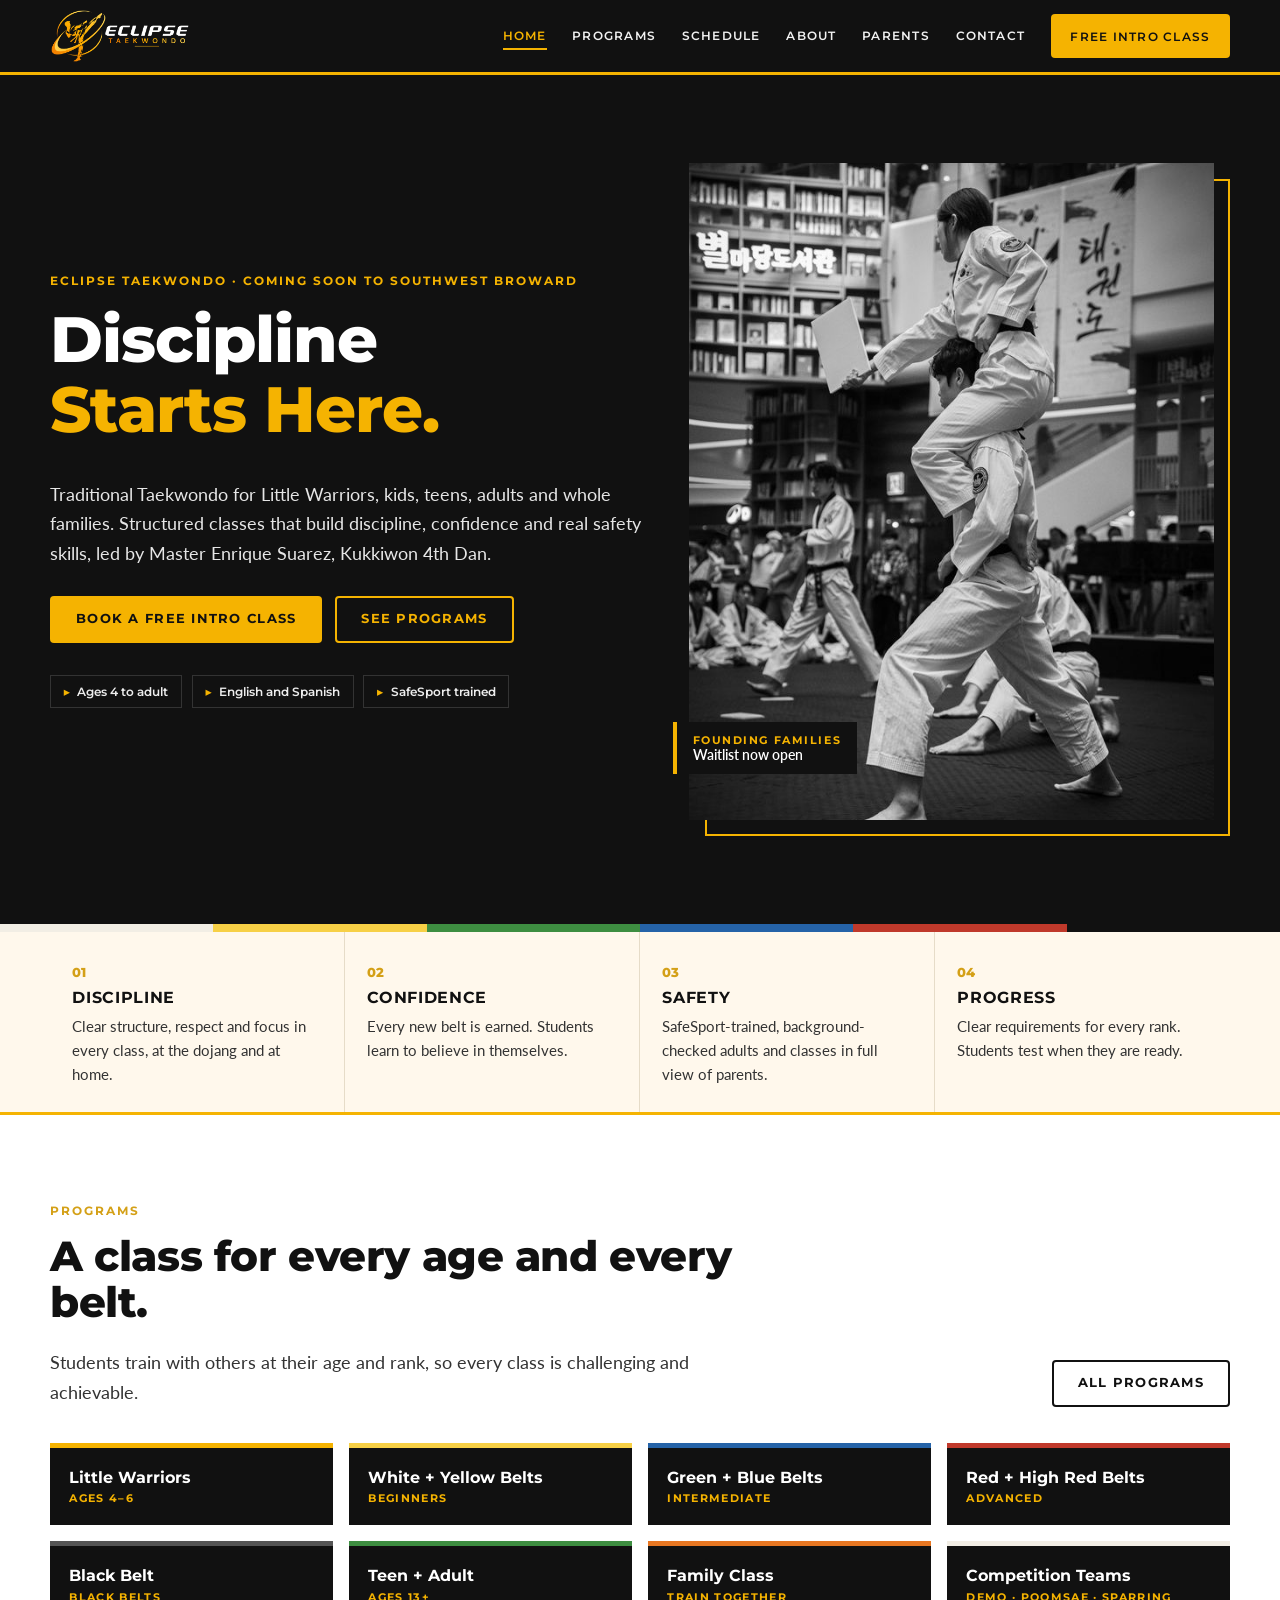
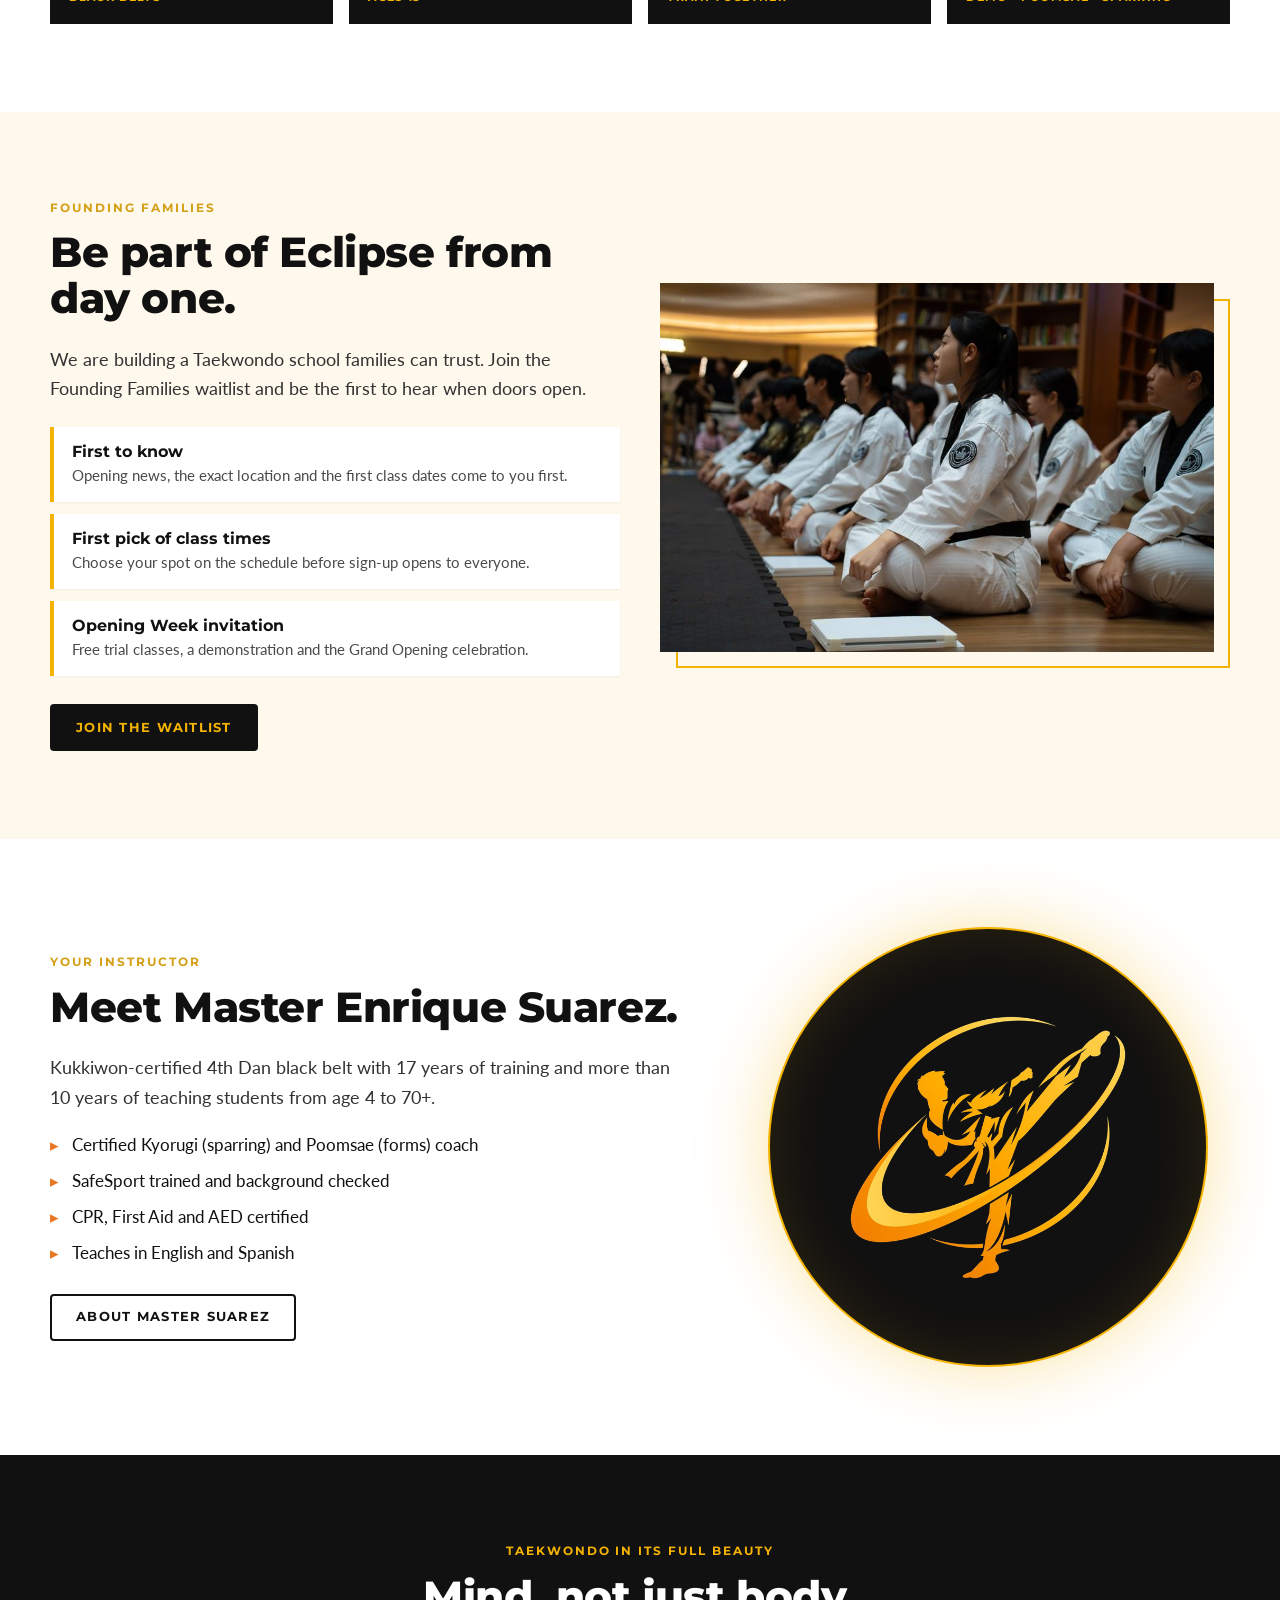
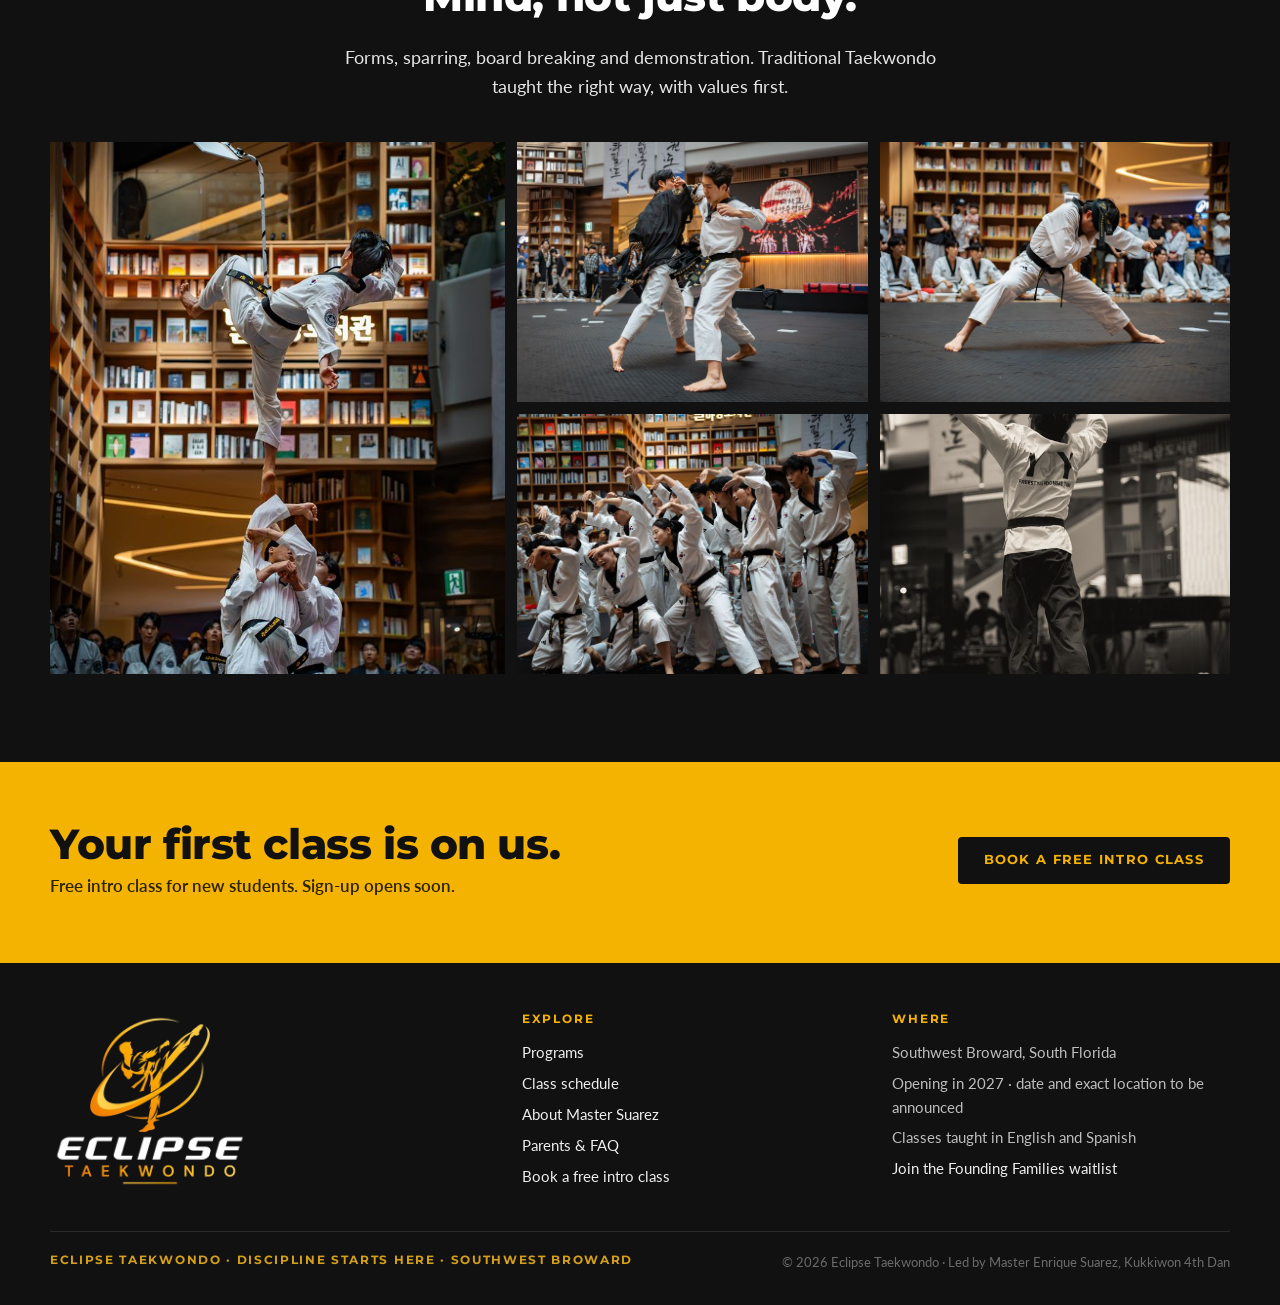
<file: index.html>
<!doctype html>
<html lang="en">
<head>
  <meta charset="utf-8">
  <meta name="viewport" content="width=device-width, initial-scale=1">
  <title>Eclipse Taekwondo | Discipline Starts Here | Southwest Broward</title>
  <meta name="description" content="Traditional Taekwondo for kids, teens, adults and families in Southwest Broward, led by Master Enrique Suarez, Kukkiwon 4th Dan. Book a free intro class.">
  <meta name="theme-color" content="#111111">
  <meta property="og:title" content="Eclipse Taekwondo | Discipline Starts Here | Southwest Broward">
  <meta property="og:description" content="Traditional Taekwondo for kids, teens, adults and families in Southwest Broward, led by Master Enrique Suarez, Kukkiwon 4th Dan. Book a free intro class.">
  <meta property="og:type" content="website">
  <meta property="og:image" content="assets/og-image.jpg">
  <link rel="icon" href="assets/favicon-64.png" type="image/png">
  <link rel="apple-touch-icon" href="assets/apple-touch-icon.png">
  <link rel="preconnect" href="https://fonts.googleapis.com">
  <link rel="preconnect" href="https://fonts.gstatic.com" crossorigin>
  <link rel="stylesheet" href="https://fonts.googleapis.com/css2?family=Lato:ital,wght%400,400;0,700;1,400&family=Montserrat:wght%40600;700;800&display=swap">
  <link rel="stylesheet" href="css/styles.css">
</head>
<body>
  <a class="skip" href="#main">Skip to content</a>
  <header class="site-header">
    <div class="wrap header-inner">
      <a class="brand" href="index.html" aria-label="Eclipse Taekwondo home"><img src="assets/logo-h-k.png" alt="Eclipse Taekwondo" width="520" height="201"></a>
      <button class="menu-toggle" type="button" aria-expanded="false" aria-controls="site-nav" aria-label="Open menu"><span></span></button>
      <nav class="nav" id="site-nav" aria-label="Main">
          <a href="index.html" aria-current="page">Home</a>
          <a href="programs.html">Programs</a>
          <a href="schedule.html">Schedule</a>
          <a href="about.html">About</a>
          <a href="parents.html">Parents</a>
          <a href="contact.html">Contact</a>
          <a class="btn btn-gold" href="contact.html">Free intro class</a>
      </nav>
    </div>
  </header>

  <main id="main">
    <section class="hero on-dark">
      <div class="wrap hero-inner">
        <div>
          <p class="kicker">Eclipse Taekwondo &middot; Coming soon to Southwest Broward</p>
          <h1>Discipline<span class="gold">Starts Here.</span></h1>
          <p class="lede">Traditional Taekwondo for Little Warriors, kids, teens, adults and whole families. Structured classes that build discipline, confidence and real safety skills, led by Master Enrique Suarez, Kukkiwon 4th Dan.</p>
          <div class="actions">
            <a class="btn btn-gold" href="contact.html">Book a free intro class</a>
            <a class="btn btn-line" href="programs.html">See programs</a>
          </div>
          <ul class="chips">
            <li>Ages 4 to adult</li>
            <li>English and Spanish</li>
            <li>SafeSport trained</li>
          </ul>
        </div>
        <div class="hero-photo">
          <img src="assets/img/kick.jpg" srcset="assets/img/kick-600.jpg 600w, assets/img/kick.jpg 1000w" sizes="(min-width: 900px) 45vw, 100vw" width="1000" height="1500" alt="A Taekwondo athlete in a white uniform and black belt performs a high flying kick">
          <p class="hero-tag"><b>Founding Families</b>Waitlist now open</p>
        </div>
      </div>
      <div class="belt-bar" aria-hidden="true"><span></span><span></span><span></span><span></span><span></span><span></span></div>
    </section>

    <section class="pillars" aria-label="What students build">
      <div class="wrap grid g4">
        <div class="pillar"><span class="num">01</span><h3>Discipline</h3><p>Clear structure, respect and focus in every class, at the dojang and at home.</p></div>
        <div class="pillar"><span class="num">02</span><h3>Confidence</h3><p>Every new belt is earned. Students learn to believe in themselves.</p></div>
        <div class="pillar"><span class="num">03</span><h3>Safety</h3><p>SafeSport-trained, background-checked adults and classes in full view of parents.</p></div>
        <div class="pillar"><span class="num">04</span><h3>Progress</h3><p>Clear requirements for every rank. Students test when they are ready.</p></div>
      </div>
    </section>

    <section class="section">
      <div class="wrap">
        <div class="head-row">
          <div class="section-head">
            <p class="kicker">Programs</p>
            <h2>A class for every age and every belt.</h2>
            <p class="lede">Students train with others at their age and rank, so every class is challenging and achievable.</p>
          </div>
          <a class="btn btn-line-dark" href="programs.html">All programs</a>
        </div>
        <div class="tiles">
          <a class="tile t-gold" href="programs.html#little-warriors"><b>Little Warriors</b><small>Ages 4&ndash;6</small></a>
          <a class="tile t-yellow" href="programs.html#white-yellow"><b>White + Yellow Belts</b><small>Beginners</small></a>
          <a class="tile t-blue" href="programs.html#green-blue"><b>Green + Blue Belts</b><small>Intermediate</small></a>
          <a class="tile t-red" href="programs.html#red"><b>Red + High Red Belts</b><small>Advanced</small></a>
          <a class="tile t-black" href="programs.html#black-belt"><b>Black Belt</b><small>Black belts</small></a>
          <a class="tile t-green" href="programs.html#teen-adult"><b>Teen + Adult</b><small>Ages 13+</small></a>
          <a class="tile t-orange" href="programs.html#family"><b>Family Class</b><small>Train together</small></a>
          <a class="tile t-white" href="programs.html#teams"><b>Competition Teams</b><small>Demo &middot; Poomsae &middot; Sparring</small></a>
        </div>
      </div>
    </section>

    <section class="section section-cream">
      <div class="wrap split">
        <div>
          <p class="kicker">Founding Families</p>
          <h2>Be part of Eclipse from day one.</h2>
          <p class="lede">We are building a Taekwondo school families can trust. Join the Founding Families waitlist and be the first to hear when doors open.</p>
          <ul class="perks">
            <li><b>First to know</b><span>Opening news, the exact location and the first class dates come to you first.</span></li>
            <li><b>First pick of class times</b><span>Choose your spot on the schedule before sign-up opens to everyone.</span></li>
            <li><b>Opening Week invitation</b><span>Free trial classes, a demonstration and the Grand Opening celebration.</span></li>
          </ul>
          <div class="actions"><a class="btn btn-black" href="contact.html#waitlist">Join the waitlist</a></div>
        </div>
        <figure class="frame">
          <img src="assets/img/lineup.jpg" srcset="assets/img/lineup-800.jpg 800w, assets/img/lineup.jpg 1600w" sizes="(min-width: 900px) 50vw, 100vw" width="1600" height="1067" alt="Black belt Taekwondo athletes kneel in a line in a formal bow position" loading="lazy">
        </figure>
      </div>
    </section>

    <section class="section">
      <div class="wrap split wide-left">
        <div>
          <p class="kicker">Your instructor</p>
          <h2>Meet Master Enrique Suarez.</h2>
          <p class="lede">Kukkiwon-certified 4th Dan black belt with 17 years of training and more than 10 years of teaching students from age 4 to 70+.</p>
          <ul class="arrows">
            <li>Certified Kyorugi (sparring) and Poomsae (forms) coach</li>
            <li>SafeSport trained and background checked</li>
            <li>CPR, First Aid and AED certified</li>
            <li>Teaches in English and Spanish</li>
          </ul>
          <div class="actions"><a class="btn btn-line-dark" href="about.html">About Master Suarez</a></div>
        </div>
        <div class="glow-icon" style="background:#111"><img src="assets/icon-k.png" alt="" width="560" height="534" loading="lazy"></div>
      </div>
    </section>

    <section class="section section-black on-dark">
      <div class="wrap">
        <div class="section-head center">
          <p class="kicker">Taekwondo in its full beauty</p>
          <h2>Mind, not just body.</h2>
          <p class="lede">Forms, sparring, board breaking and demonstration. Traditional Taekwondo taught the right way, with values first.</p>
        </div>
        <div class="gallery">
          <figure><img src="assets/img/aerial.jpg" srcset="assets/img/aerial-600.jpg 600w, assets/img/aerial.jpg 1000w" sizes="(min-width: 900px) 40vw, 50vw" width="1000" height="1500" alt="Taekwondo athletes perform a stacked aerial kick during a demonstration" loading="lazy"></figure>
          <figure><img src="assets/img/sparring.jpg" srcset="assets/img/sparring-800.jpg 800w, assets/img/sparring.jpg 1600w" sizes="(min-width: 900px) 30vw, 50vw" width="1600" height="1067" alt="Two Taekwondo athletes demonstrate a kick and block in front of an audience" loading="lazy"></figure>
          <figure><img src="assets/img/stance.jpg" srcset="assets/img/stance-800.jpg 800w, assets/img/stance.jpg 1600w" sizes="(min-width: 900px) 30vw, 50vw" width="1600" height="1067" alt="A Taekwondo athlete holds a deep low stance during a demonstration" loading="lazy"></figure>
          <figure><img src="assets/img/group.jpg" srcset="assets/img/group-800.jpg 800w, assets/img/group.jpg 1600w" sizes="(min-width: 900px) 30vw, 50vw" width="1600" height="1067" alt="A Taekwondo team performs a synchronized demonstration" loading="lazy"></figure>
          <figure><img src="assets/img/jump.jpg" srcset="assets/img/jump-600.jpg 600w, assets/img/jump.jpg 1000w" sizes="(min-width: 900px) 30vw, 50vw" width="1000" height="1500" alt="A Taekwondo athlete leaps high during a demonstration" loading="lazy"></figure>
        </div>
      </div>
    </section>

    <section class="cta-band">
      <div class="wrap">
        <div>
          <h2>Your first class is on us.</h2>
          <p>Free intro class for new students. Sign-up opens soon.</p>
        </div>
        <a class="btn btn-black" href="contact.html">Book a free intro class</a>
      </div>
    </section>

  </main>

  <footer class="site-footer">
    <div class="wrap">
      <div class="footer-grid">
        <div>
          <img class="footer-logo" src="assets/logo-v-k.png" alt="Eclipse Taekwondo" width="420" height="378" loading="lazy">
        </div>
        <div>
          <h2>Explore</h2>
          <ul>
            <li><a href="programs.html">Programs</a></li>
            <li><a href="schedule.html">Class schedule</a></li>
            <li><a href="about.html">About Master Suarez</a></li>
            <li><a href="parents.html">Parents &amp; FAQ</a></li>
            <li><a href="contact.html">Book a free intro class</a></li>
          </ul>
        </div>
        <div>
          <h2>Where</h2>
          <ul>
            <li>Southwest Broward, South Florida</li>
            <li>Opening in 2027 &middot; date and exact location to be announced</li>
            <li>Classes taught in English and Spanish</li>
            <li><a href="contact.html#waitlist">Join the Founding Families waitlist</a></li>
          </ul>
        </div>
      </div>
      <div class="footer-base">
        <span class="brandline">Eclipse Taekwondo &middot; Discipline starts here &middot; Southwest Broward</span>
        <span>&copy; <span data-year>2026</span> Eclipse Taekwondo &middot; Led by Master Enrique Suarez, Kukkiwon 4th Dan</span>
      </div>
    </div>
  </footer>

  <div class="mobile-bar"><a class="btn btn-gold" href="contact.html">Book a free intro class</a></div>

  <script src="js/main.js"></script>
</body>
</html>
</file>
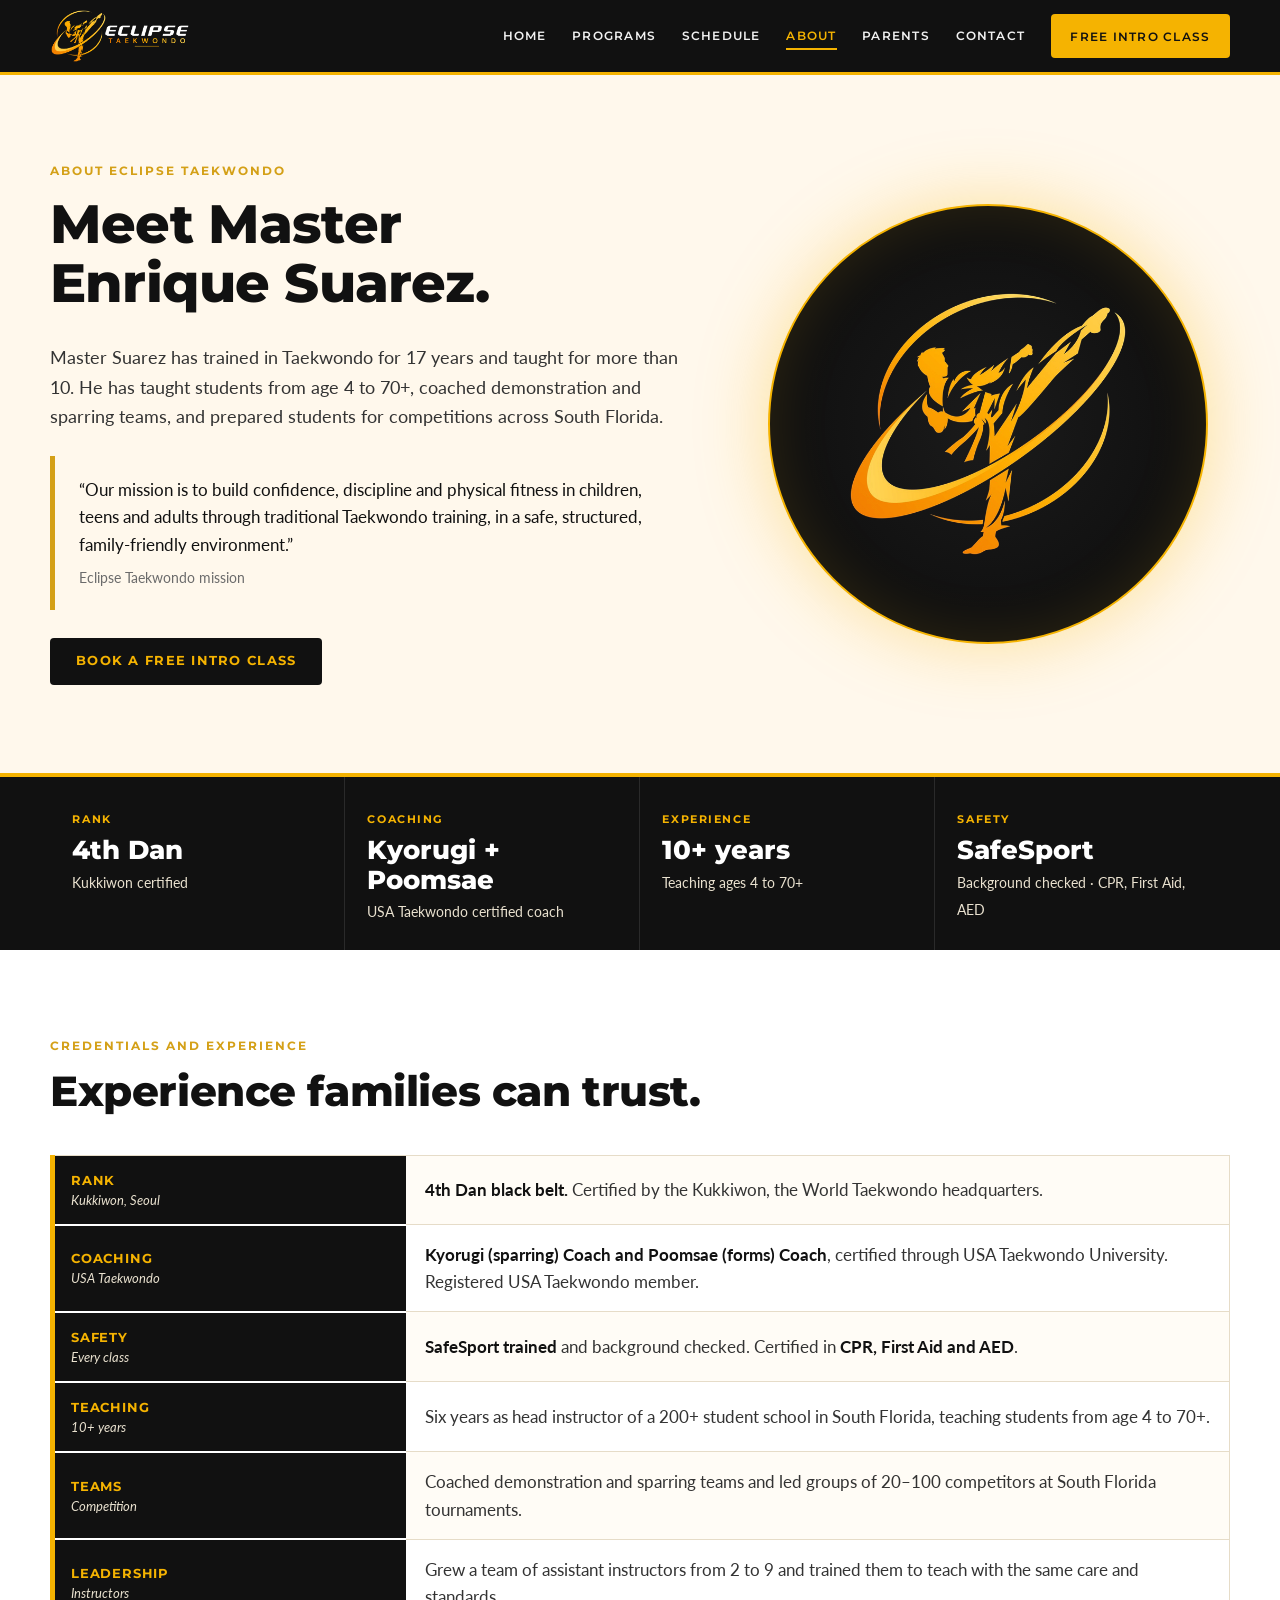
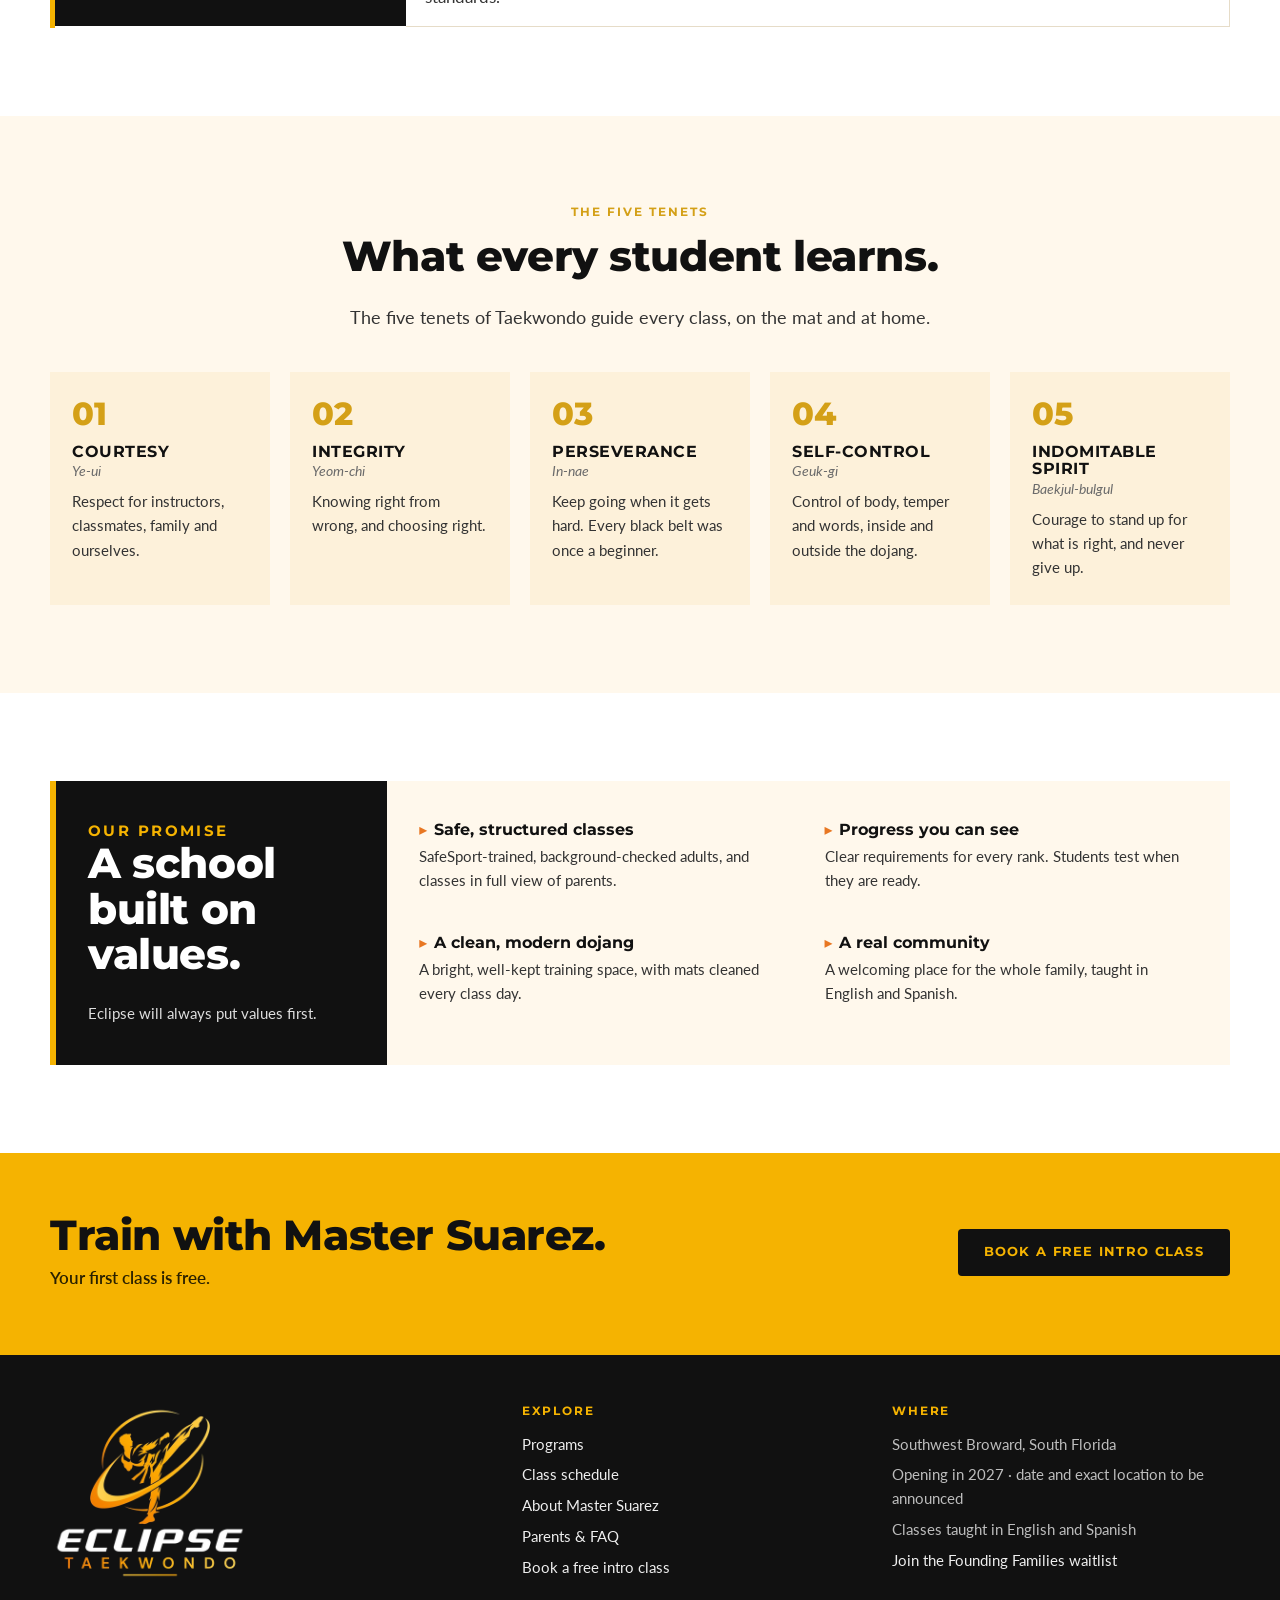
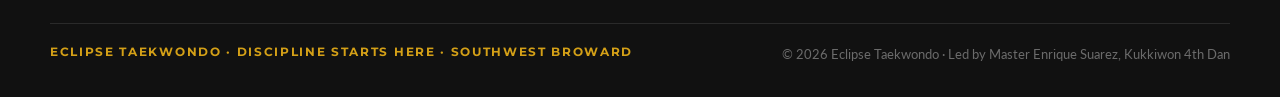
<file: about.html>
<!doctype html>
<html lang="en">
<head>
  <meta charset="utf-8">
  <meta name="viewport" content="width=device-width, initial-scale=1">
  <title>About Master Enrique Suarez | Eclipse Taekwondo</title>
  <meta name="description" content="Meet Master Enrique Suarez, Kukkiwon 4th Dan black belt and USA Taekwondo certified coach with 10+ years of teaching. Learn the values behind Eclipse Taekwondo.">
  <meta name="theme-color" content="#111111">
  <meta property="og:title" content="About Master Enrique Suarez | Eclipse Taekwondo">
  <meta property="og:description" content="Meet Master Enrique Suarez, Kukkiwon 4th Dan black belt and USA Taekwondo certified coach with 10+ years of teaching. Learn the values behind Eclipse Taekwondo.">
  <meta property="og:type" content="website">
  <meta property="og:image" content="assets/og-image.jpg">
  <link rel="icon" href="assets/favicon-64.png" type="image/png">
  <link rel="apple-touch-icon" href="assets/apple-touch-icon.png">
  <link rel="preconnect" href="https://fonts.googleapis.com">
  <link rel="preconnect" href="https://fonts.gstatic.com" crossorigin>
  <link rel="stylesheet" href="https://fonts.googleapis.com/css2?family=Lato:ital,wght%400,400;0,700;1,400&family=Montserrat:wght%40600;700;800&display=swap">
  <link rel="stylesheet" href="css/styles.css">
</head>
<body>
  <a class="skip" href="#main">Skip to content</a>
  <header class="site-header">
    <div class="wrap header-inner">
      <a class="brand" href="index.html" aria-label="Eclipse Taekwondo home"><img src="assets/logo-h-k.png" alt="Eclipse Taekwondo" width="520" height="201"></a>
      <button class="menu-toggle" type="button" aria-expanded="false" aria-controls="site-nav" aria-label="Open menu"><span></span></button>
      <nav class="nav" id="site-nav" aria-label="Main">
          <a href="index.html">Home</a>
          <a href="programs.html">Programs</a>
          <a href="schedule.html">Schedule</a>
          <a href="about.html" aria-current="page">About</a>
          <a href="parents.html">Parents</a>
          <a href="contact.html">Contact</a>
          <a class="btn btn-gold" href="contact.html">Free intro class</a>
      </nav>
    </div>
  </header>

  <main id="main">
    <section class="section section-cream">
      <div class="wrap split wide-left">
        <div>
          <p class="kicker">About Eclipse Taekwondo</p>
          <h1 style="font-size:clamp(2.1rem,5vw,3.4rem)">Meet Master<br>Enrique Suarez.</h1>
          <p class="lede">Master Suarez has trained in Taekwondo for 17 years and taught for more than 10. He has taught students from age 4 to 70+, coached demonstration and sparring teams, and prepared students for competitions across South Florida.</p>
          <div class="callout">
            <p>&ldquo;Our mission is to build confidence, discipline and physical fitness in children, teens and adults through traditional Taekwondo training, in a safe, structured, family-friendly environment.&rdquo;</p>
            <small>Eclipse Taekwondo mission</small>
          </div>
          <div class="actions"><a class="btn btn-black" href="contact.html">Book a free intro class</a></div>
        </div>
        <div class="glow-icon"><img src="assets/icon-k.png" alt="" width="560" height="534"></div>
      </div>
    </section>

    <section class="statbar on-dark" aria-label="Credentials at a glance">
      <div class="wrap grid g4">
        <div class="stat"><span class="lbl">Rank</span><b>4th Dan</b><span>Kukkiwon certified</span></div>
        <div class="stat"><span class="lbl">Coaching</span><b>Kyorugi + Poomsae</b><span>USA Taekwondo certified coach</span></div>
        <div class="stat"><span class="lbl">Experience</span><b>10+ years</b><span>Teaching ages 4 to 70+</span></div>
        <div class="stat"><span class="lbl">Safety</span><b>SafeSport</b><span>Background checked &middot; CPR, First Aid, AED</span></div>
      </div>
    </section>

    <section class="section">
      <div class="wrap">
        <div class="section-head">
          <p class="kicker">Credentials and experience</p>
          <h2>Experience families can trust.</h2>
        </div>
        <table class="ltable">
          <tbody>
            <tr><th scope="row">Rank<small>Kukkiwon, Seoul</small></th><td><b>4th Dan black belt.</b> Certified by the Kukkiwon, the World Taekwondo headquarters.</td></tr>
            <tr><th scope="row">Coaching<small>USA Taekwondo</small></th><td><b>Kyorugi (sparring) Coach and Poomsae (forms) Coach</b>, certified through USA Taekwondo University. Registered USA Taekwondo member.</td></tr>
            <tr><th scope="row">Safety<small>Every class</small></th><td><b>SafeSport trained</b> and background checked. Certified in <b>CPR, First Aid and AED</b>.</td></tr>
            <tr><th scope="row">Teaching<small>10+ years</small></th><td>Six years as head instructor of a 200+ student school in South Florida, teaching students from age 4 to 70+.</td></tr>
            <tr><th scope="row">Teams<small>Competition</small></th><td>Coached demonstration and sparring teams and led groups of 20&ndash;100 competitors at South Florida tournaments.</td></tr>
            <tr><th scope="row">Leadership<small>Instructors</small></th><td>Grew a team of assistant instructors from 2 to 9 and trained them to teach with the same care and standards.</td></tr>
          </tbody>
        </table>
      </div>
    </section>

    <section class="section section-cream">
      <div class="wrap">
        <div class="section-head center">
          <p class="kicker">The Five Tenets</p>
          <h2>What every student learns.</h2>
          <p class="lede">The five tenets of Taekwondo guide every class, on the mat and at home.</p>
        </div>
        <div class="grid g3" style="grid-template-columns:repeat(auto-fit,minmax(200px,1fr))">
          <div class="tint"><span class="big">01</span><h3>Courtesy</h3><span class="ko">Ye-ui</span><p>Respect for instructors, classmates, family and ourselves.</p></div>
          <div class="tint"><span class="big">02</span><h3>Integrity</h3><span class="ko">Yeom-chi</span><p>Knowing right from wrong, and choosing right.</p></div>
          <div class="tint"><span class="big">03</span><h3>Perseverance</h3><span class="ko">In-nae</span><p>Keep going when it gets hard. Every black belt was once a beginner.</p></div>
          <div class="tint"><span class="big">04</span><h3>Self-Control</h3><span class="ko">Geuk-gi</span><p>Control of body, temper and words, inside and outside the dojang.</p></div>
          <div class="tint"><span class="big">05</span><h3>Indomitable Spirit</h3><span class="ko">Baekjul-bulgul</span><p>Courage to stand up for what is right, and never give up.</p></div>
        </div>
      </div>
    </section>

    <section class="section">
      <div class="wrap promise">
        <div class="lead on-dark">
          <p class="kicker">Our promise</p>
          <h2>A school built on values.</h2>
          <p style="color:#DDD;margin:0">Eclipse will always put values first.</p>
        </div>
        <div class="items">
          <div><h3>Safe, structured classes</h3><p>SafeSport-trained, background-checked adults, and classes in full view of parents.</p></div>
          <div><h3>Progress you can see</h3><p>Clear requirements for every rank. Students test when they are ready.</p></div>
          <div><h3>A clean, modern dojang</h3><p>A bright, well-kept training space, with mats cleaned every class day.</p></div>
          <div><h3>A real community</h3><p>A welcoming place for the whole family, taught in English and Spanish.</p></div>
        </div>
      </div>
    </section>

    <section class="cta-band">
      <div class="wrap">
        <div><h2>Train with Master Suarez.</h2><p>Your first class is free.</p></div>
        <a class="btn btn-black" href="contact.html">Book a free intro class</a>
      </div>
    </section>

  </main>

  <footer class="site-footer">
    <div class="wrap">
      <div class="footer-grid">
        <div>
          <img class="footer-logo" src="assets/logo-v-k.png" alt="Eclipse Taekwondo" width="420" height="378" loading="lazy">
        </div>
        <div>
          <h2>Explore</h2>
          <ul>
            <li><a href="programs.html">Programs</a></li>
            <li><a href="schedule.html">Class schedule</a></li>
            <li><a href="about.html">About Master Suarez</a></li>
            <li><a href="parents.html">Parents &amp; FAQ</a></li>
            <li><a href="contact.html">Book a free intro class</a></li>
          </ul>
        </div>
        <div>
          <h2>Where</h2>
          <ul>
            <li>Southwest Broward, South Florida</li>
            <li>Opening in 2027 &middot; date and exact location to be announced</li>
            <li>Classes taught in English and Spanish</li>
            <li><a href="contact.html#waitlist">Join the Founding Families waitlist</a></li>
          </ul>
        </div>
      </div>
      <div class="footer-base">
        <span class="brandline">Eclipse Taekwondo &middot; Discipline starts here &middot; Southwest Broward</span>
        <span>&copy; <span data-year>2026</span> Eclipse Taekwondo &middot; Led by Master Enrique Suarez, Kukkiwon 4th Dan</span>
      </div>
    </div>
  </footer>

  <div class="mobile-bar"><a class="btn btn-gold" href="contact.html">Book a free intro class</a></div>

  <script src="js/main.js"></script>
</body>
</html>
</file>
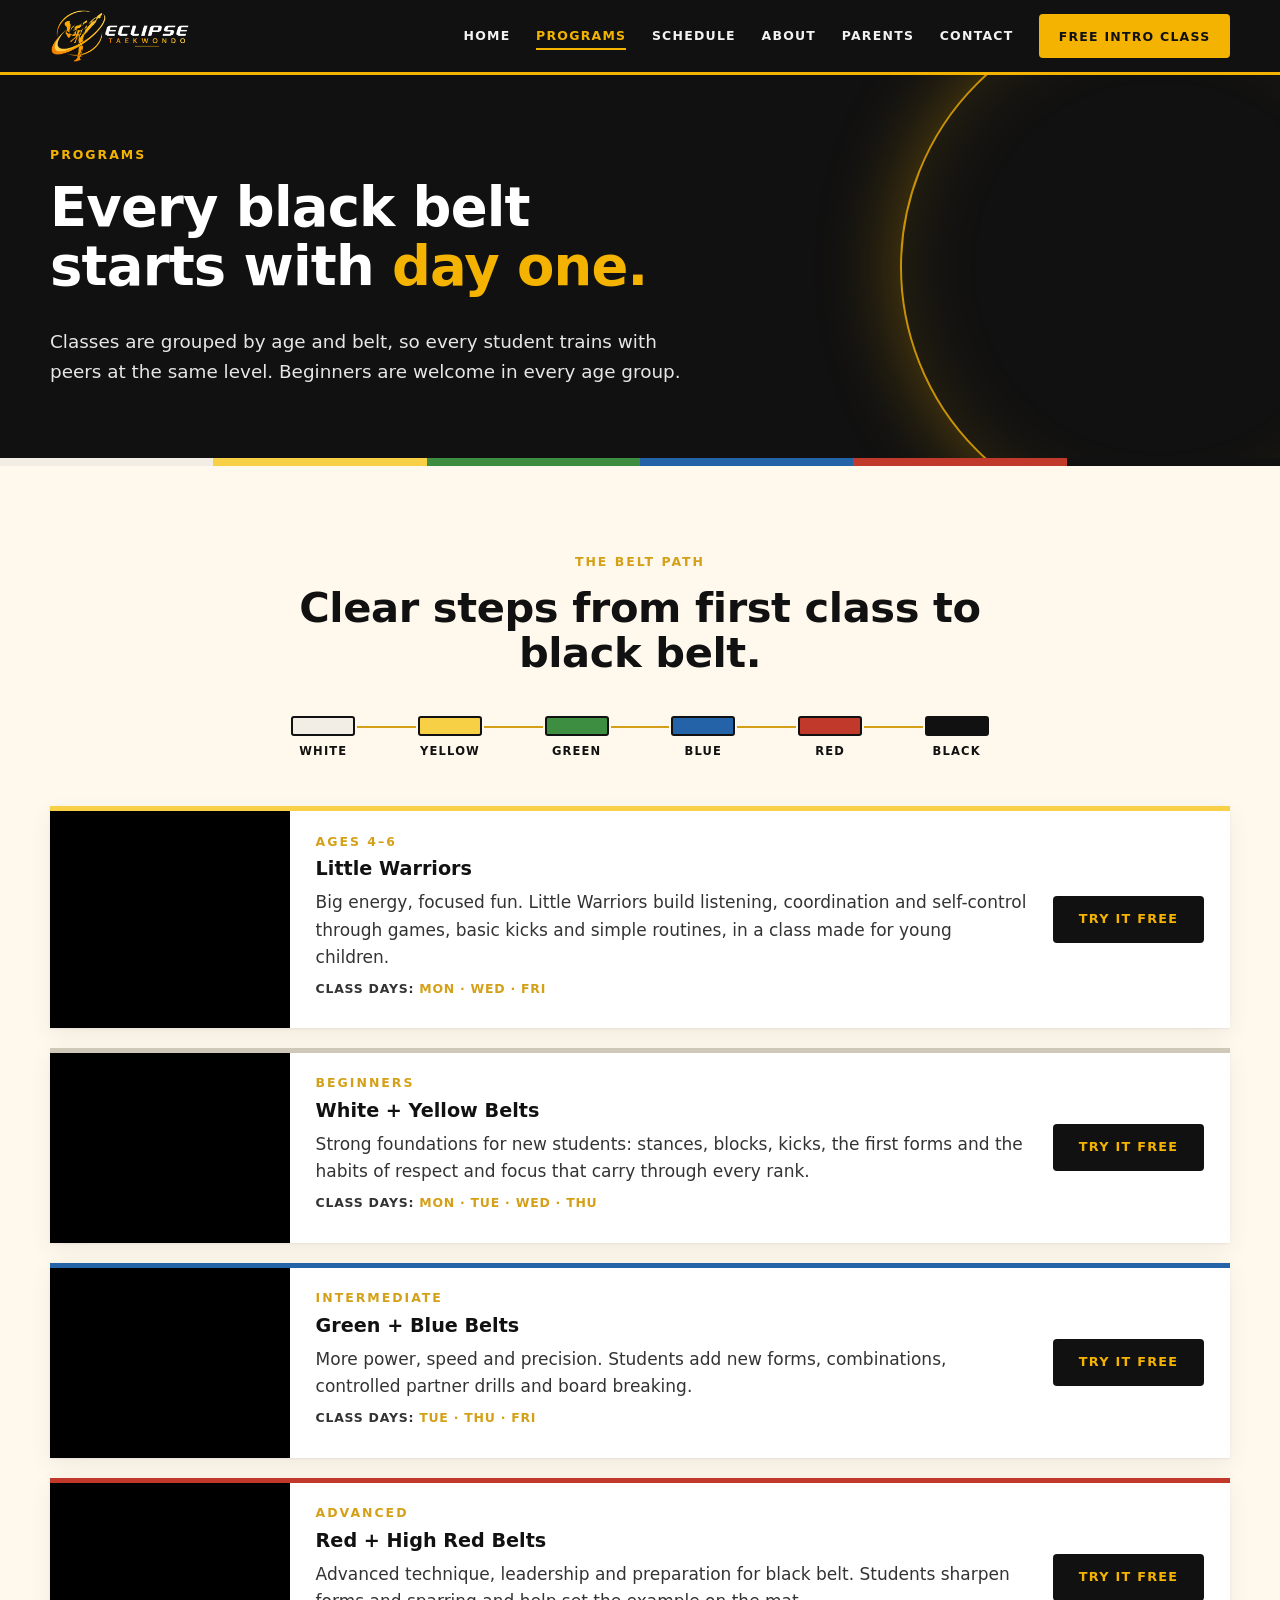
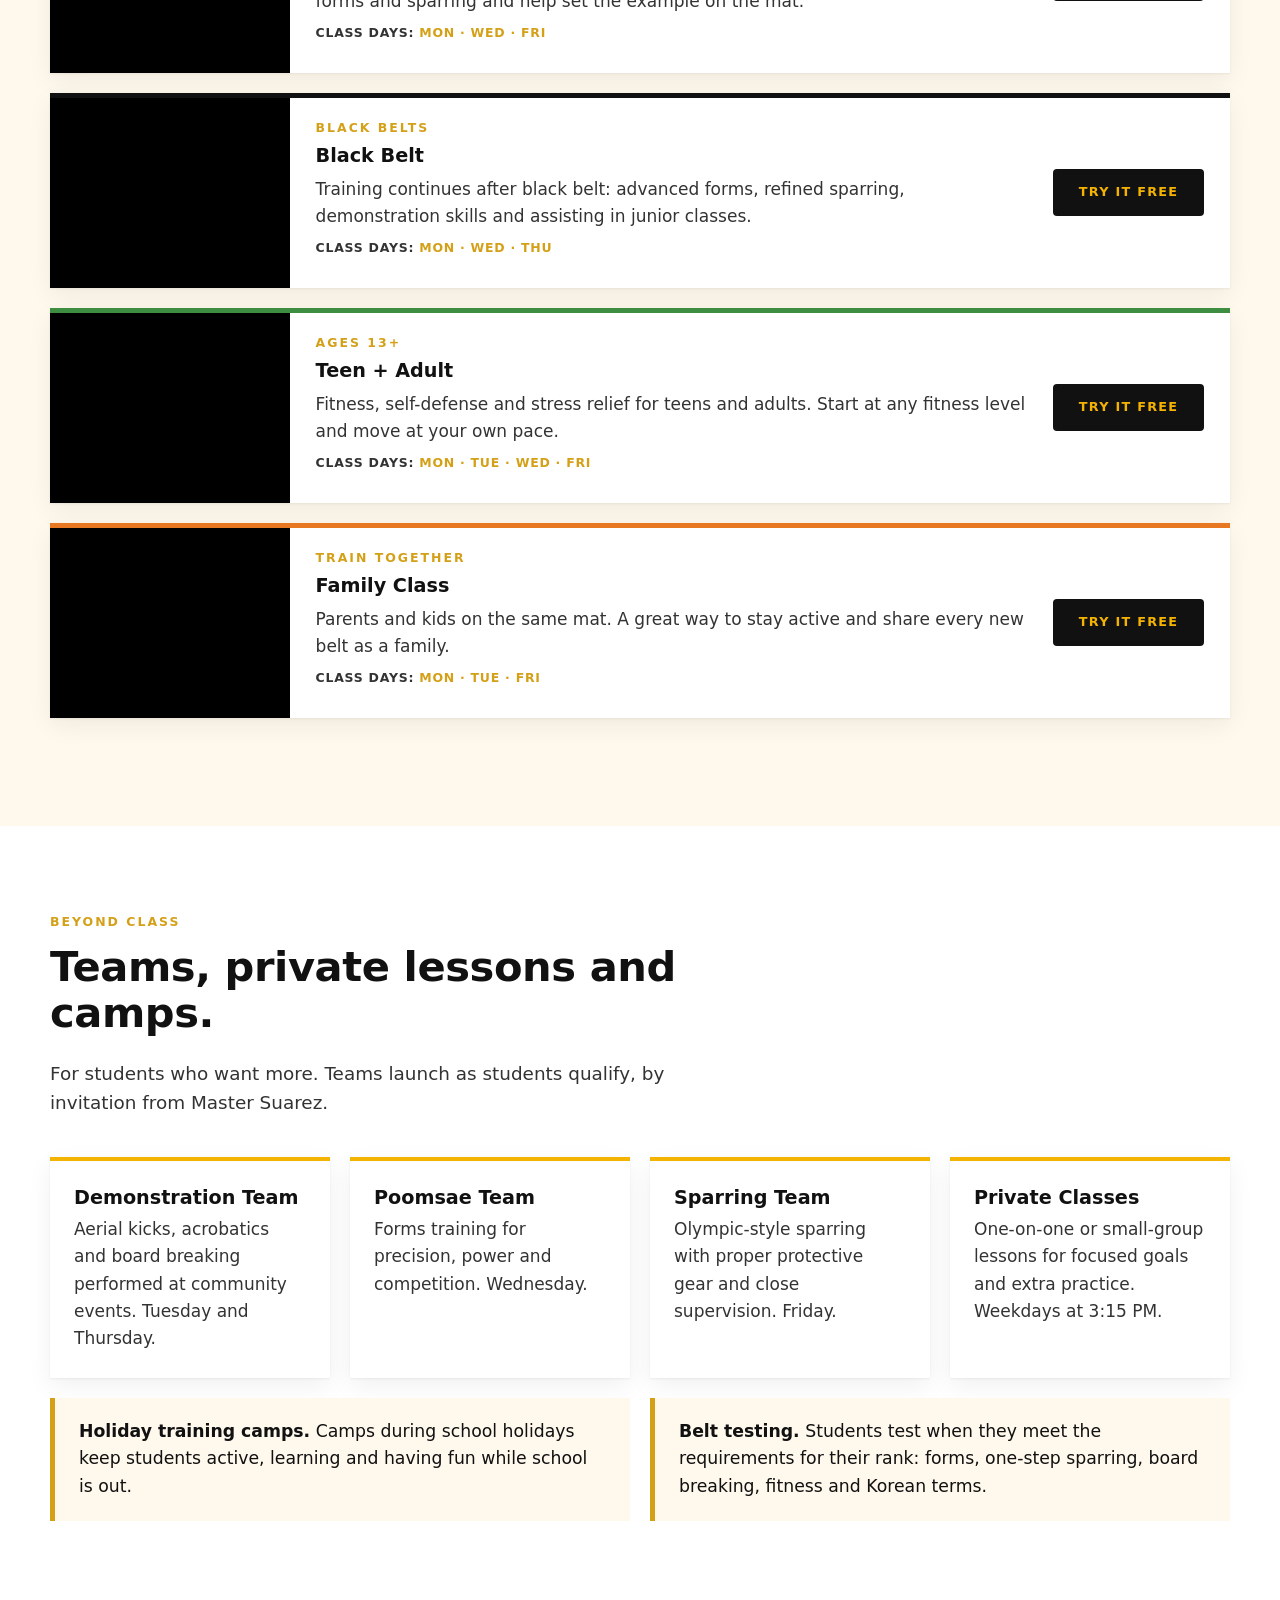
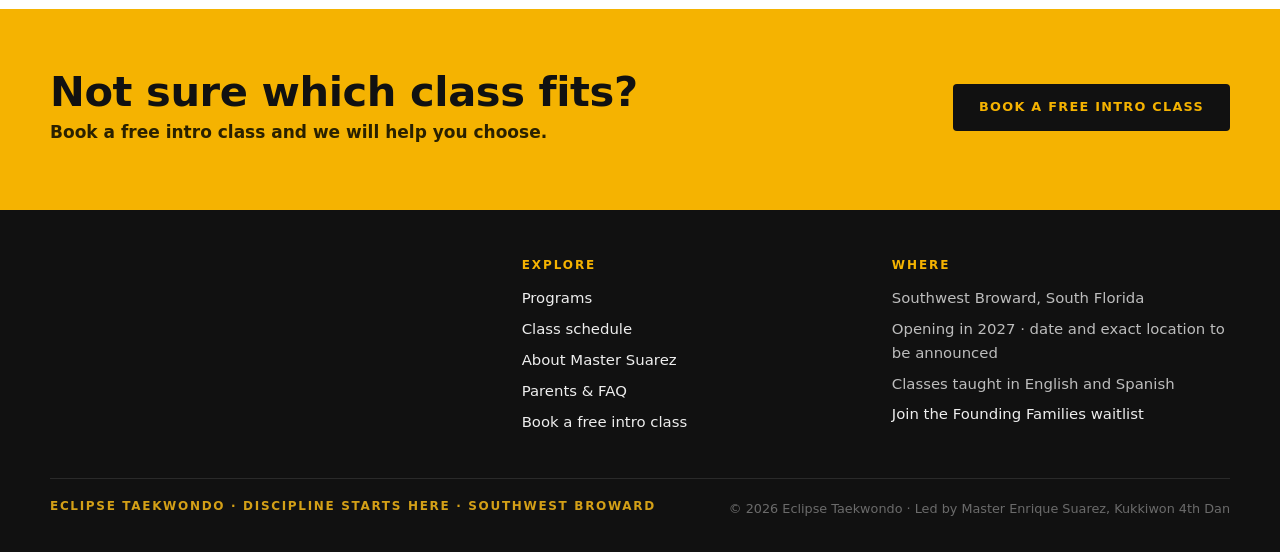
<file: classes.html>
<!DOCTYPE html>
<html lang="en">
<head>
  <meta charset="utf-8">
  <title>Programs · Eclipse Taekwondo</title>
  <meta http-equiv="refresh" content="0; url=programs.html">
  <link rel="canonical" href="programs.html">
  <meta name="robots" content="noindex">
</head>
<body>
  <p>This page has moved to <a href="programs.html">Programs</a>.</p>
</body>
</html>
</file>
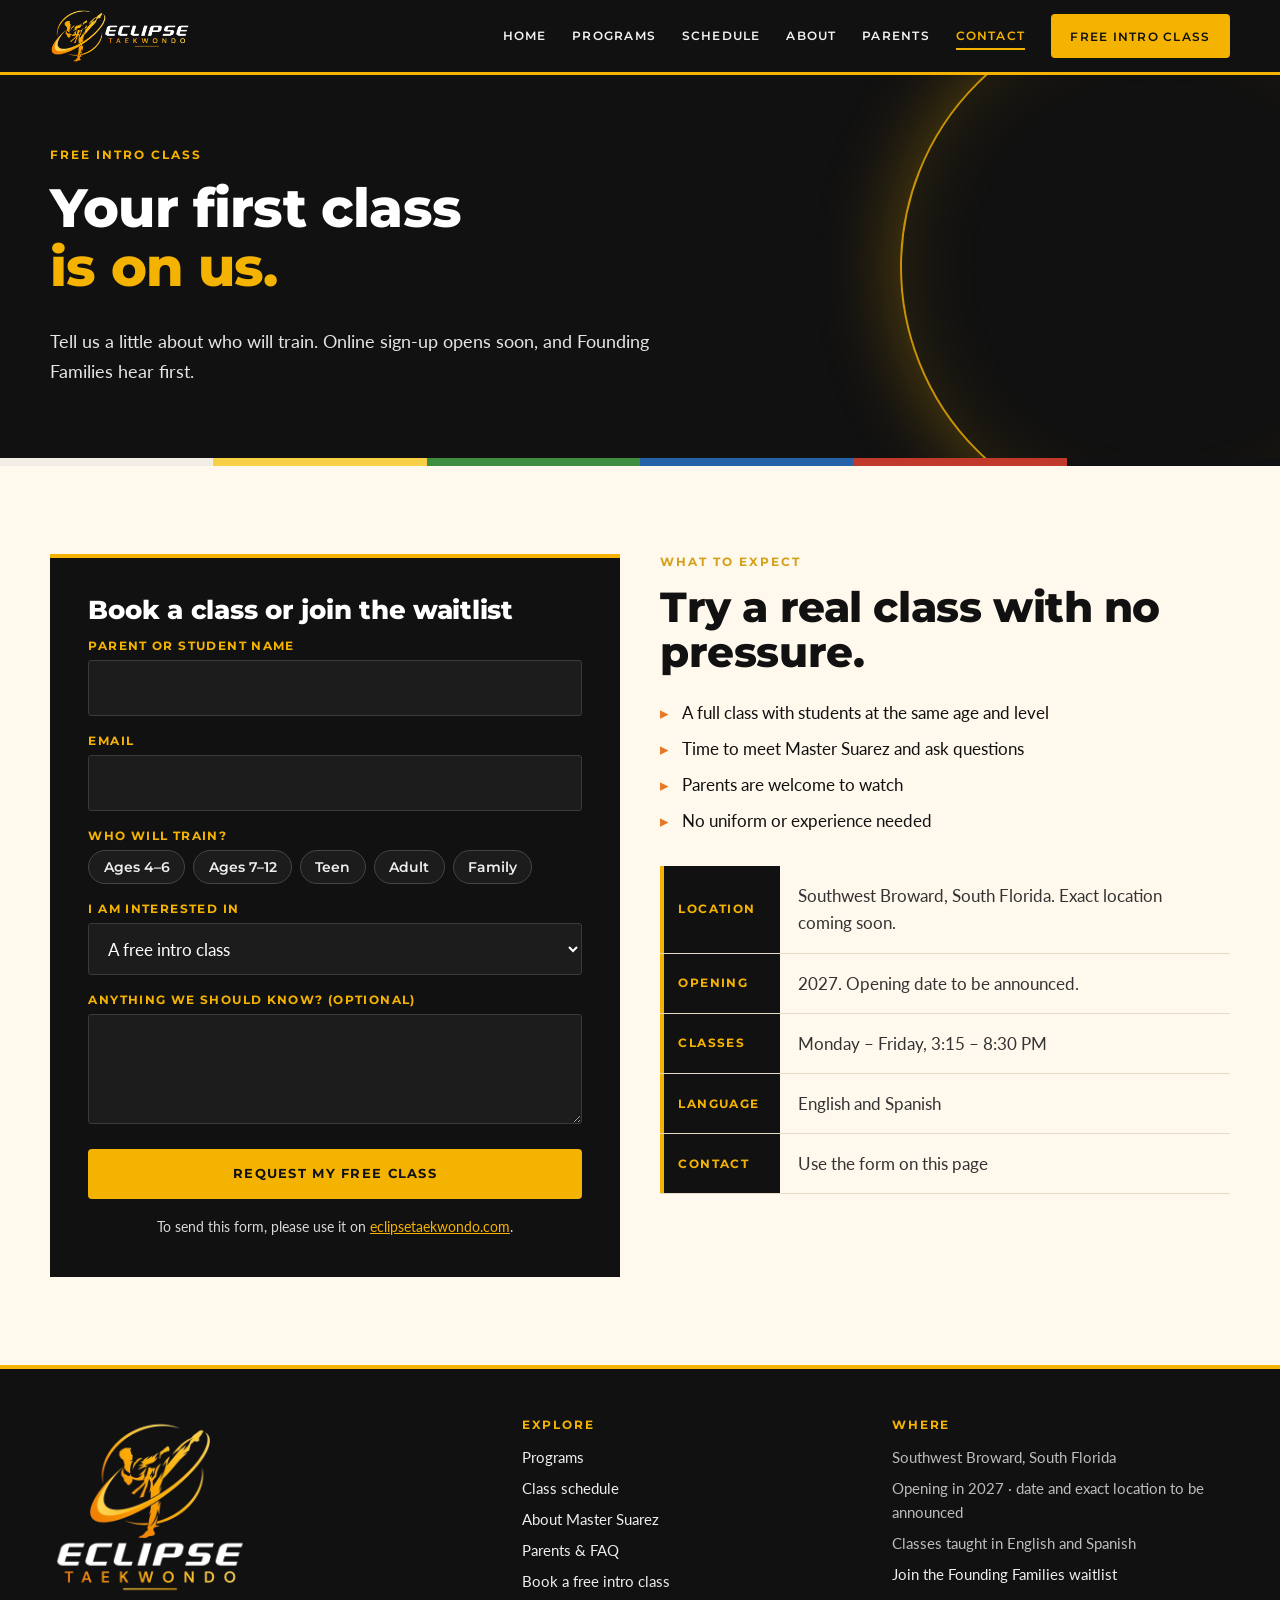
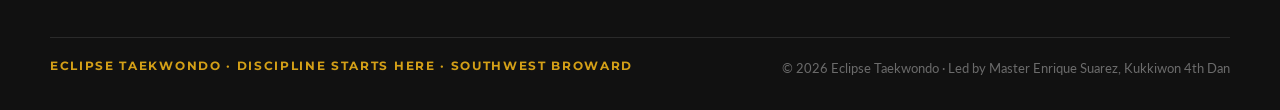
<file: contact.html>
<!doctype html>
<html lang="en">
<head>
  <meta charset="utf-8">
  <meta name="viewport" content="width=device-width, initial-scale=1">
  <title>Book a Free Intro Class | Eclipse Taekwondo | Southwest Broward</title>
  <meta name="description" content="Book a free intro Taekwondo class or join the Founding Families waitlist for Eclipse Taekwondo in Southwest Broward. Online sign-up opens soon.">
  <meta name="theme-color" content="#111111">
  <meta property="og:title" content="Book a Free Intro Class | Eclipse Taekwondo | Southwest Broward">
  <meta property="og:description" content="Book a free intro Taekwondo class or join the Founding Families waitlist for Eclipse Taekwondo in Southwest Broward. Online sign-up opens soon.">
  <meta property="og:type" content="website">
  <meta property="og:image" content="assets/og-image.jpg">
  <link rel="icon" href="assets/favicon-64.png" type="image/png">
  <link rel="apple-touch-icon" href="assets/apple-touch-icon.png">
  <link rel="preconnect" href="https://fonts.googleapis.com">
  <link rel="preconnect" href="https://fonts.gstatic.com" crossorigin>
  <link rel="stylesheet" href="https://fonts.googleapis.com/css2?family=Lato:ital,wght%400,400;0,700;1,400&family=Montserrat:wght%40600;700;800&display=swap">
  <link rel="stylesheet" href="css/styles.css">
</head>
<body>
  <a class="skip" href="#main">Skip to content</a>
  <header class="site-header">
    <div class="wrap header-inner">
      <a class="brand" href="index.html" aria-label="Eclipse Taekwondo home"><img src="assets/logo-h-k.png" alt="Eclipse Taekwondo" width="520" height="201"></a>
      <button class="menu-toggle" type="button" aria-expanded="false" aria-controls="site-nav" aria-label="Open menu"><span></span></button>
      <nav class="nav" id="site-nav" aria-label="Main">
          <a href="index.html">Home</a>
          <a href="programs.html">Programs</a>
          <a href="schedule.html">Schedule</a>
          <a href="about.html">About</a>
          <a href="parents.html">Parents</a>
          <a href="contact.html" aria-current="page">Contact</a>
          <a class="btn btn-gold" href="contact.html">Free intro class</a>
      </nav>
    </div>
  </header>

  <main id="main">
    <section class="page-hero has-glow on-dark">
      <div class="wrap">
        <p class="kicker">Free intro class</p>
        <h1>Your first class<br><span class="gold">is on us.</span></h1>
        <p class="lede">Tell us a little about who will train. Online sign-up opens soon, and Founding Families hear first.</p>
      </div>
    </section>
    <div class="belt-bar" aria-hidden="true"><span></span><span></span><span></span><span></span><span></span><span></span></div>

    <section class="section section-cream" id="waitlist">
      <div class="wrap split" style="align-items:start">
        <div class="panel">
          <h2 style="font-size:1.6rem">Book a class or join the waitlist</h2>
          <form id="trial-form" class="form" action="/api/contact" method="post" novalidate>
            <div class="field">
              <label for="f-name">Parent or student name</label>
              <input id="f-name" name="name" type="text" autocomplete="name" maxlength="100" required>
            </div>
            <div class="field">
              <label for="f-contact">Email</label>
              <input id="f-contact" name="email" type="email" autocomplete="email" maxlength="254" required>
            </div>
            <div class="field">
              <fieldset>
                <legend>Who will train?</legend>
                <div class="pills">
                  <label><input type="radio" name="group" value="little-warriors" required><span>Ages 4&ndash;6</span></label>
                  <label><input type="radio" name="group" value="kids"><span>Ages 7&ndash;12</span></label>
                  <label><input type="radio" name="group" value="teen"><span>Teen</span></label>
                  <label><input type="radio" name="group" value="adult"><span>Adult</span></label>
                  <label><input type="radio" name="group" value="family"><span>Family</span></label>
                </div>
              </fieldset>
            </div>
            <div class="field">
              <label for="f-interest">I am interested in</label>
              <select id="f-interest" name="interest">
                <option>A free intro class</option>
                <option>The Founding Families waitlist</option>
                <option>Both</option>
              </select>
            </div>
            <div class="field">
              <label for="f-msg">Anything we should know? (optional)</label>
              <textarea id="f-msg" name="message" maxlength="2000"></textarea>
            </div>
            <div class="hp-field" aria-hidden="true">
              <label for="f-company">Company (leave this blank)</label>
              <input id="f-company" name="company" type="text" tabindex="-1" autocomplete="off">
            </div>
            <div class="turnstile-slot" id="turnstile-slot"></div>
            <button class="btn btn-gold" type="submit">Request my free class</button>
            <p class="form-help">We reply by email, usually within two days. This form is protected by Cloudflare Turnstile.</p>
            <p class="form-status" role="status" tabindex="-1"></p>
          </form>
        </div>
        <div>
          <p class="kicker">What to expect</p>
          <h2>Try a real class with no pressure.</h2>
          <ul class="arrows" style="margin-bottom:2rem">
            <li>A full class with students at the same age and level</li>
            <li>Time to meet Master Suarez and ask questions</li>
            <li>Parents are welcome to watch</li>
            <li>No uniform or experience needed</li>
          </ul>
          <ul class="info-list">
            <li><b>Location</b><span>Southwest Broward, South Florida. Exact location coming soon.</span></li>
            <li><b>Opening</b><span>2027. Opening date to be announced.</span></li>
            <li><b>Classes</b><span>Monday &ndash; Friday, 3:15 &ndash; 8:30 PM</span></li>
            <li><b>Language</b><span>English and Spanish</span></li>
            <li><b>Contact</b><span>Use the form on this page</span></li>
          </ul>
        </div>
      </div>
    </section>

  </main>

  <footer class="site-footer">
    <div class="wrap">
      <div class="footer-grid">
        <div>
          <img class="footer-logo" src="assets/logo-v-k.png" alt="Eclipse Taekwondo" width="420" height="378" loading="lazy">
        </div>
        <div>
          <h2>Explore</h2>
          <ul>
            <li><a href="programs.html">Programs</a></li>
            <li><a href="schedule.html">Class schedule</a></li>
            <li><a href="about.html">About Master Suarez</a></li>
            <li><a href="parents.html">Parents &amp; FAQ</a></li>
            <li><a href="contact.html">Book a free intro class</a></li>
          </ul>
        </div>
        <div>
          <h2>Where</h2>
          <ul>
            <li>Southwest Broward, South Florida</li>
            <li>Opening in 2027 &middot; date and exact location to be announced</li>
            <li>Classes taught in English and Spanish</li>
            <li><a href="contact.html#waitlist">Join the Founding Families waitlist</a></li>
          </ul>
        </div>
      </div>
      <div class="footer-base">
        <span class="brandline">Eclipse Taekwondo &middot; Discipline starts here &middot; Southwest Broward</span>
        <span>&copy; <span data-year>2026</span> Eclipse Taekwondo &middot; Led by Master Enrique Suarez, Kukkiwon 4th Dan</span>
      </div>
    </div>
  </footer>

  <div class="mobile-bar"><a class="btn btn-gold" href="contact.html">Book a free intro class</a></div>

  <script src="js/main.js"></script>
</body>
</html>
</file>
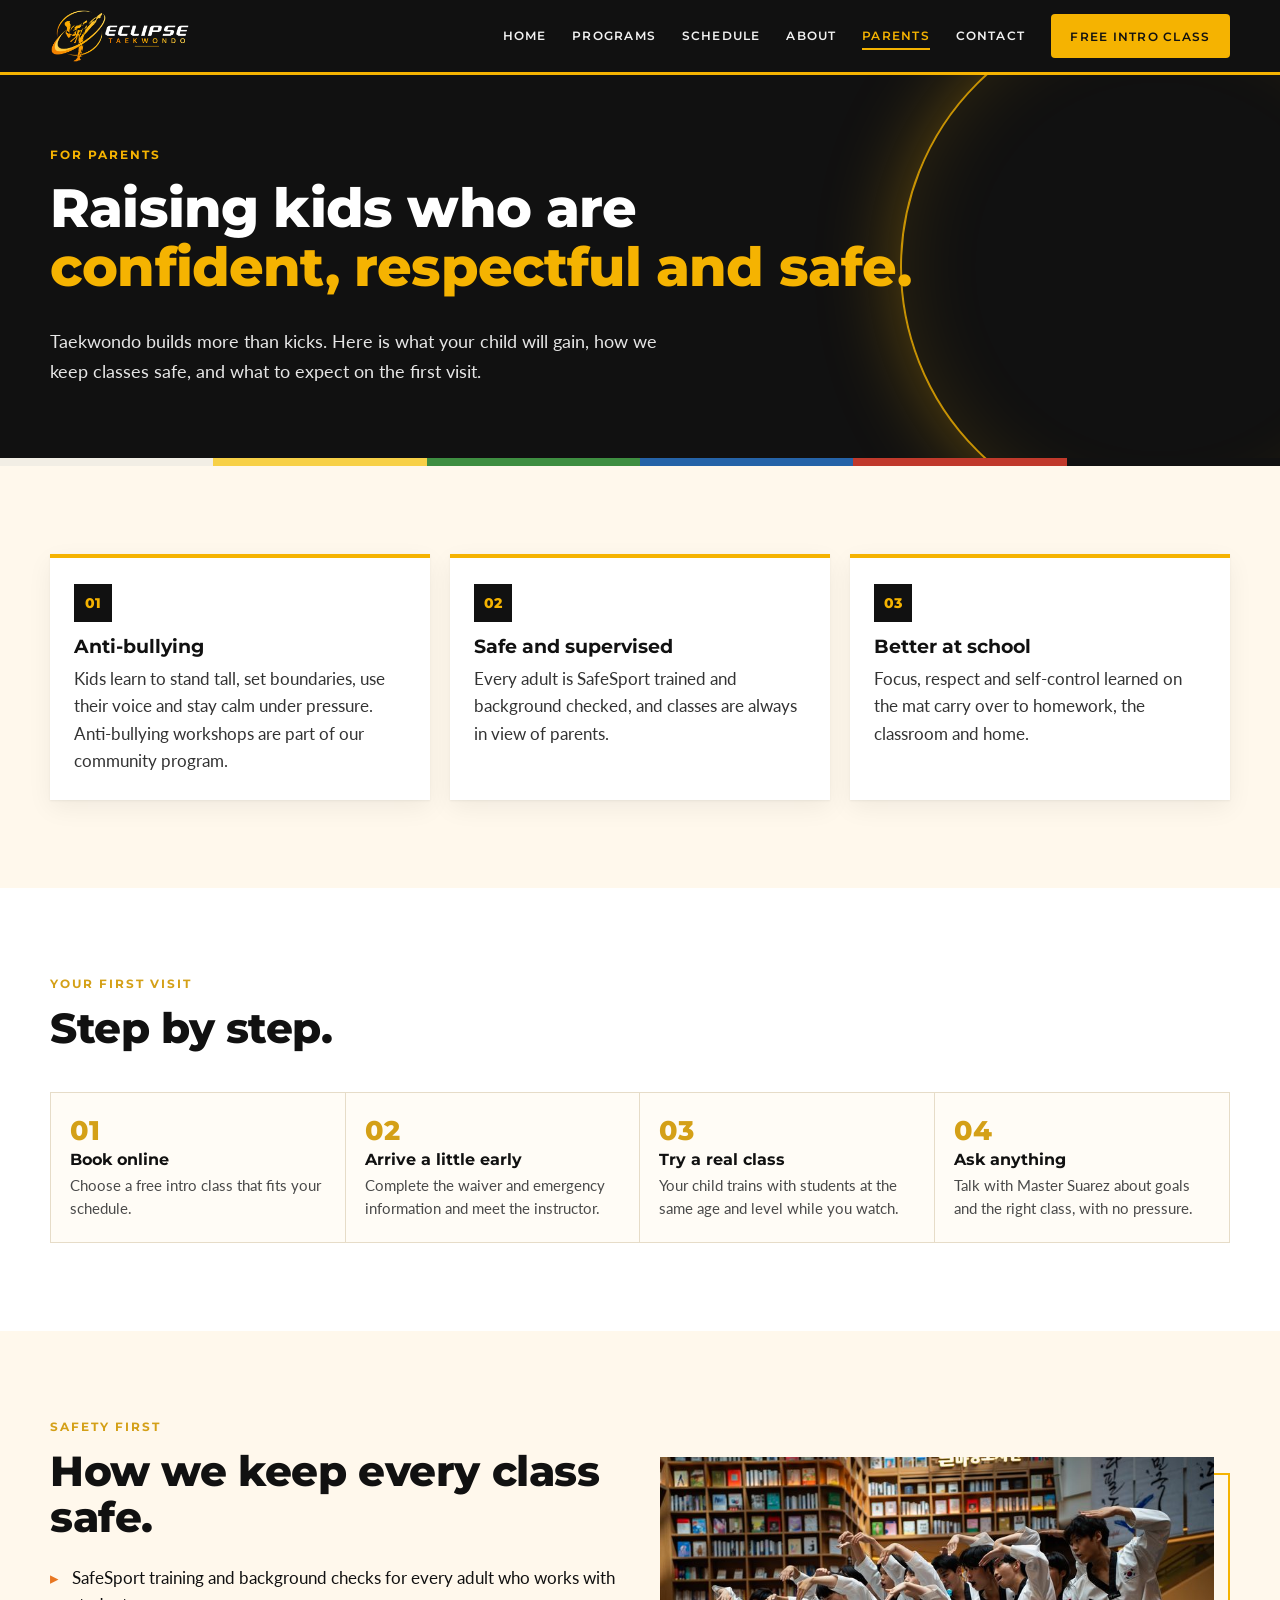
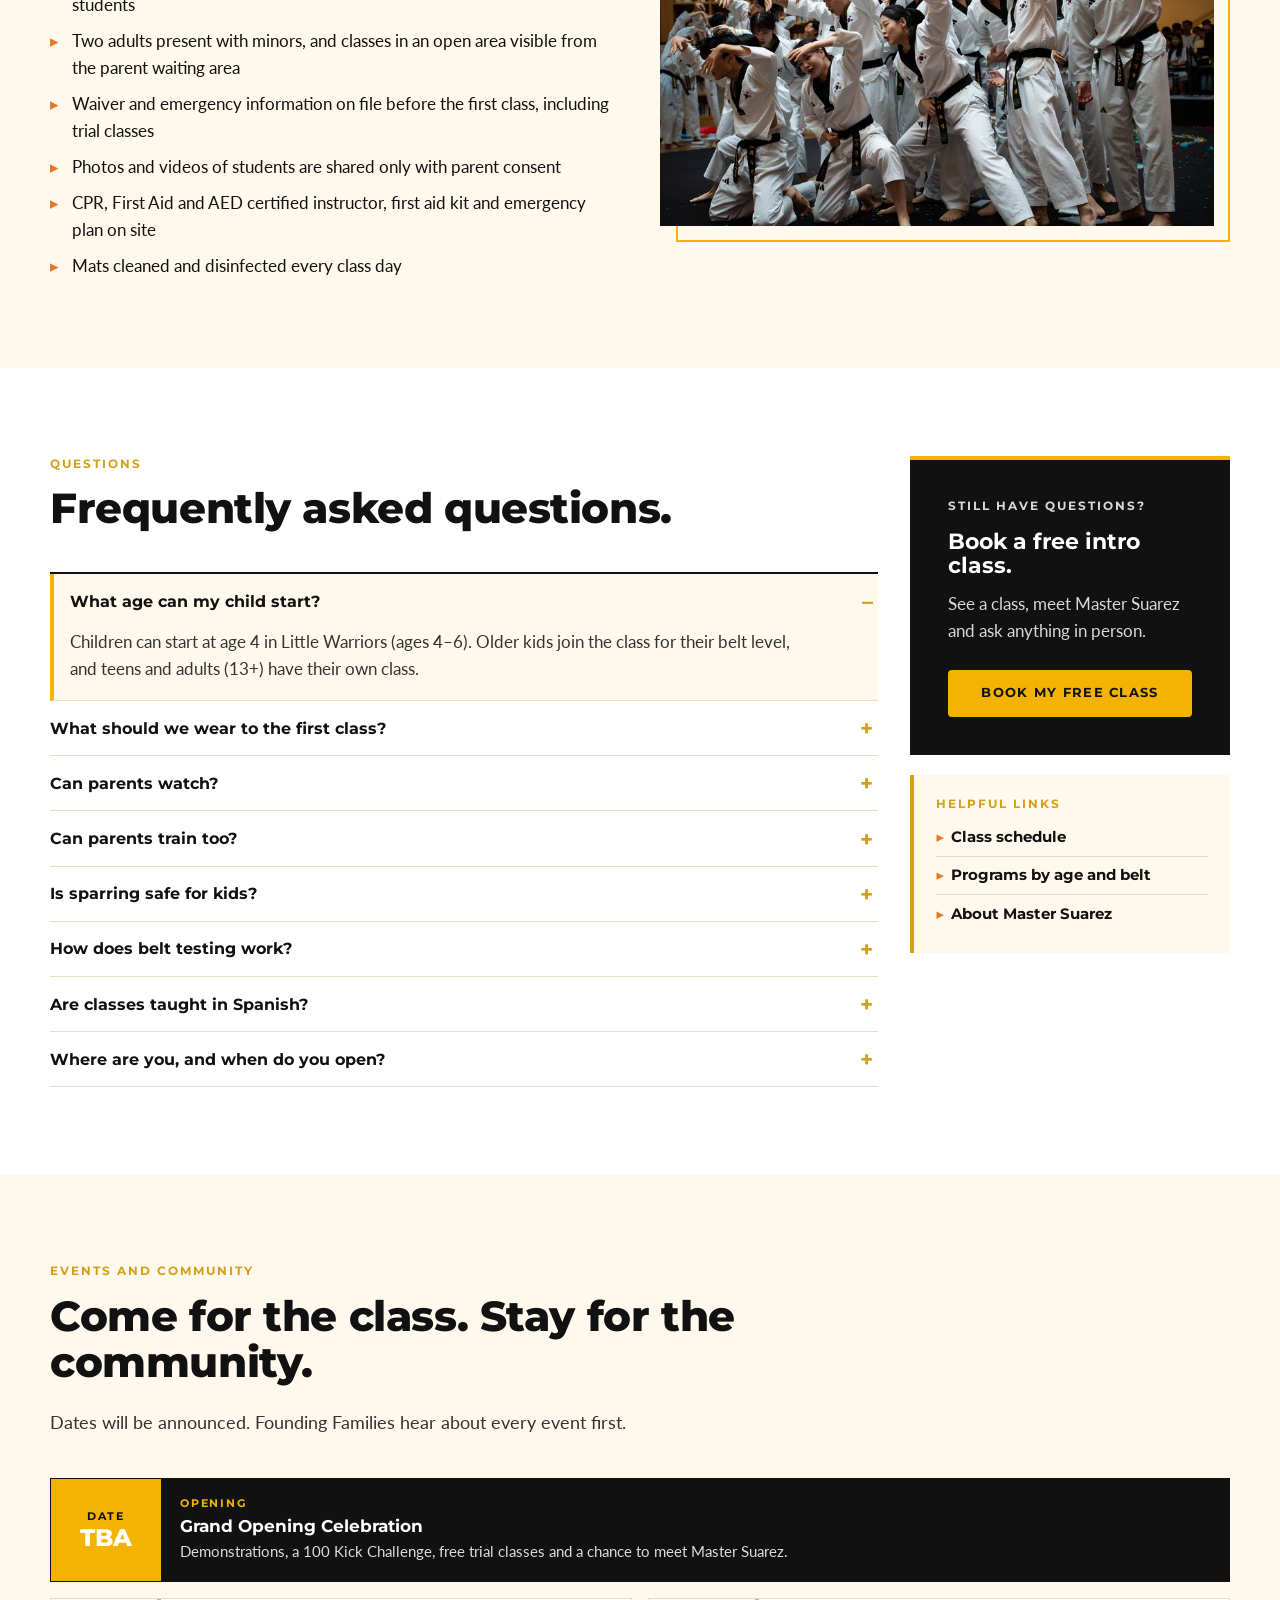
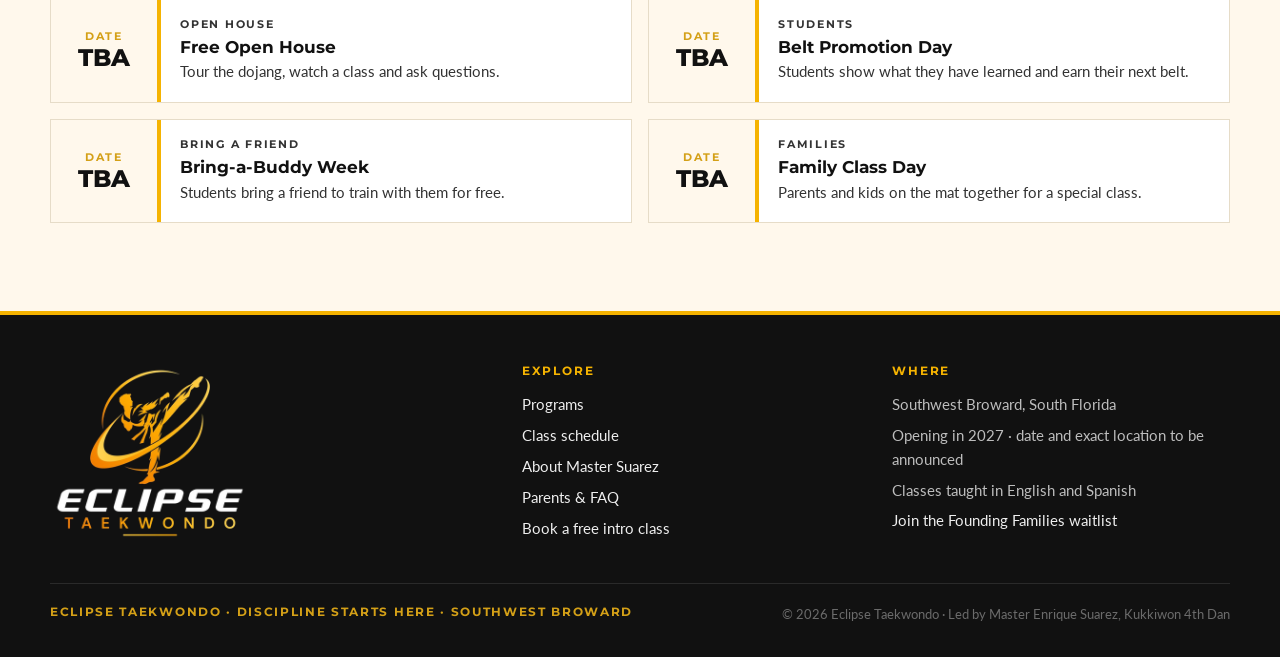
<file: parents.html>
<!doctype html>
<html lang="en">
<head>
  <meta charset="utf-8">
  <meta name="viewport" content="width=device-width, initial-scale=1">
  <title>Parents & FAQ | Eclipse Taekwondo | Southwest Broward</title>
  <meta name="description" content="What parents should know about Eclipse Taekwondo: anti-bullying skills, safety and supervision, the first visit step by step, answers to common questions and upcoming events.">
  <meta name="theme-color" content="#111111">
  <meta property="og:title" content="Parents & FAQ | Eclipse Taekwondo | Southwest Broward">
  <meta property="og:description" content="What parents should know about Eclipse Taekwondo: anti-bullying skills, safety and supervision, the first visit step by step, answers to common questions and upcoming events.">
  <meta property="og:type" content="website">
  <meta property="og:image" content="assets/og-image.jpg">
  <link rel="icon" href="assets/favicon-64.png" type="image/png">
  <link rel="apple-touch-icon" href="assets/apple-touch-icon.png">
  <link rel="preconnect" href="https://fonts.googleapis.com">
  <link rel="preconnect" href="https://fonts.gstatic.com" crossorigin>
  <link rel="stylesheet" href="https://fonts.googleapis.com/css2?family=Lato:ital,wght%400,400;0,700;1,400&family=Montserrat:wght%40600;700;800&display=swap">
  <link rel="stylesheet" href="css/styles.css">
</head>
<body>
  <a class="skip" href="#main">Skip to content</a>
  <header class="site-header">
    <div class="wrap header-inner">
      <a class="brand" href="index.html" aria-label="Eclipse Taekwondo home"><img src="assets/logo-h-k.png" alt="Eclipse Taekwondo" width="520" height="201"></a>
      <button class="menu-toggle" type="button" aria-expanded="false" aria-controls="site-nav" aria-label="Open menu"><span></span></button>
      <nav class="nav" id="site-nav" aria-label="Main">
          <a href="index.html">Home</a>
          <a href="programs.html">Programs</a>
          <a href="schedule.html">Schedule</a>
          <a href="about.html">About</a>
          <a href="parents.html" aria-current="page">Parents</a>
          <a href="contact.html">Contact</a>
          <a class="btn btn-gold" href="contact.html">Free intro class</a>
      </nav>
    </div>
  </header>

  <main id="main">
    <section class="page-hero has-glow on-dark">
      <div class="wrap">
        <p class="kicker">For parents</p>
        <h1>Raising kids who are<br><span class="gold">confident, respectful and safe.</span></h1>
        <p class="lede">Taekwondo builds more than kicks. Here is what your child will gain, how we keep classes safe, and what to expect on the first visit.</p>
      </div>
    </section>
    <div class="belt-bar" aria-hidden="true"><span></span><span></span><span></span><span></span><span></span><span></span></div>

    <section class="section section-cream">
      <div class="wrap">
        <div class="grid g3">
          <div class="card"><span class="numbox">01</span><h3>Anti-bullying</h3><p>Kids learn to stand tall, set boundaries, use their voice and stay calm under pressure. Anti-bullying workshops are part of our community program.</p></div>
          <div class="card"><span class="numbox">02</span><h3>Safe and supervised</h3><p>Every adult is SafeSport trained and background checked, and classes are always in view of parents.</p></div>
          <div class="card"><span class="numbox">03</span><h3>Better at school</h3><p>Focus, respect and self-control learned on the mat carry over to homework, the classroom and home.</p></div>
        </div>
      </div>
    </section>

    <section class="section" id="first-visit">
      <div class="wrap">
        <div class="section-head">
          <p class="kicker">Your first visit</p>
          <h2>Step by step.</h2>
        </div>
        <div class="visit">
          <div><b>01</b><h3>Book online</h3><p>Choose a free intro class that fits your schedule.</p></div>
          <div><b>02</b><h3>Arrive a little early</h3><p>Complete the waiver and emergency information and meet the instructor.</p></div>
          <div><b>03</b><h3>Try a real class</h3><p>Your child trains with students at the same age and level while you watch.</p></div>
          <div><b>04</b><h3>Ask anything</h3><p>Talk with Master Suarez about goals and the right class, with no pressure.</p></div>
        </div>
      </div>
    </section>

    <section class="section section-cream" id="safety">
      <div class="wrap split">
        <div>
          <p class="kicker">Safety first</p>
          <h2>How we keep every class safe.</h2>
          <ul class="arrows">
            <li>SafeSport training and background checks for every adult who works with students</li>
            <li>Two adults present with minors, and classes in an open area visible from the parent waiting area</li>
            <li>Waiver and emergency information on file before the first class, including trial classes</li>
            <li>Photos and videos of students are shared only with parent consent</li>
            <li>CPR, First Aid and AED certified instructor, first aid kit and emergency plan on site</li>
            <li>Mats cleaned and disinfected every class day</li>
          </ul>
        </div>
        <figure class="frame"><img src="assets/img/group.jpg" srcset="assets/img/group-800.jpg 800w, assets/img/group.jpg 1600w" sizes="(min-width: 900px) 50vw, 100vw" width="1600" height="1067" alt="A Taekwondo team performs a synchronized demonstration" loading="lazy"></figure>
      </div>
    </section>

    <section class="section" id="faq">
      <div class="wrap sched-wrap">
        <div>
          <div class="section-head">
            <p class="kicker">Questions</p>
            <h2>Frequently asked questions.</h2>
          </div>
          <div class="faq">
          <details open><summary>What age can my child start?</summary><p>Children can start at age 4 in Little Warriors (ages 4&ndash;6). Older kids join the class for their belt level, and teens and adults (13+) have their own class.</p></details>
          <details><summary>What should we wear to the first class?</summary><p>Comfortable workout clothes are fine. Students train barefoot on the mats. No uniform or equipment is needed to try a class.</p></details>
          <details><summary>Can parents watch?</summary><p>Yes. Classes take place in an open training area that can be seen from the parent waiting area.</p></details>
          <details><summary>Can parents train too?</summary><p>Yes. Join the Family Class to train with your child, or the Teen + Adult class on your own.</p></details>
          <details><summary>Is sparring safe for kids?</summary><p>Sparring is introduced step by step, with controlled partner drills matched by age and rank, proper protective gear and close supervision.</p></details>
          <details><summary>How does belt testing work?</summary><p>Students test when they meet the requirements for their rank: forms, one-step sparring, board breaking, fitness and Korean terms. Master Suarez lets each family know when a student is ready.</p></details>
          <details><summary>Are classes taught in Spanish?</summary><p>Classes are taught in English and Spanish, so the whole family feels at home.</p></details>
          <details><summary>Where are you, and when do you open?</summary><p>Eclipse Taekwondo is opening in Southwest Broward. The exact location and opening date will be announced soon. Join the Founding Families waitlist to hear first.</p></details>
          </div>
        </div>
        <aside class="aside-stack">
          <div class="panel">
            <p class="kicker">Still have questions?</p>
            <h3 style="font-size:1.4rem">Book a free intro class.</h3>
            <p>See a class, meet Master Suarez and ask anything in person.</p>
            <a class="btn btn-gold" style="width:100%;margin-top:.5rem" href="contact.html">Book my free class</a>
          </div>
          <div class="keep">
            <p class="kicker" style="margin-bottom:.4rem">Helpful links</p>
            <ul>
              <li><a href="schedule.html">Class schedule</a></li>
              <li><a href="programs.html">Programs by age and belt</a></li>
              <li><a href="about.html">About Master Suarez</a></li>
            </ul>
          </div>
        </aside>
      </div>
    </section>

    <section class="section section-cream" id="events">
      <div class="wrap">
        <div class="section-head">
          <p class="kicker">Events and community</p>
          <h2>Come for the class. Stay for the community.</h2>
          <p class="lede">Dates will be announced. Founding Families hear about every event first.</p>
        </div>
        <div class="events">
          <article class="event featured"><div class="date"><small>Date</small><b>TBA</b></div><div class="info"><p class="kicker">Opening</p><h3>Grand Opening Celebration</h3><p>Demonstrations, a 100 Kick Challenge, free trial classes and a chance to meet Master Suarez.</p></div></article>
          <article class="event"><div class="date"><small>Date</small><b>TBA</b></div><div class="info"><p class="kicker">Open house</p><h3>Free Open House</h3><p>Tour the dojang, watch a class and ask questions.</p></div></article>
          <article class="event"><div class="date"><small>Date</small><b>TBA</b></div><div class="info"><p class="kicker">Students</p><h3>Belt Promotion Day</h3><p>Students show what they have learned and earn their next belt.</p></div></article>
          <article class="event"><div class="date"><small>Date</small><b>TBA</b></div><div class="info"><p class="kicker">Bring a friend</p><h3>Bring-a-Buddy Week</h3><p>Students bring a friend to train with them for free.</p></div></article>
          <article class="event"><div class="date"><small>Date</small><b>TBA</b></div><div class="info"><p class="kicker">Families</p><h3>Family Class Day</h3><p>Parents and kids on the mat together for a special class.</p></div></article>
        </div>
      </div>
    </section>

  </main>

  <footer class="site-footer">
    <div class="wrap">
      <div class="footer-grid">
        <div>
          <img class="footer-logo" src="assets/logo-v-k.png" alt="Eclipse Taekwondo" width="420" height="378" loading="lazy">
        </div>
        <div>
          <h2>Explore</h2>
          <ul>
            <li><a href="programs.html">Programs</a></li>
            <li><a href="schedule.html">Class schedule</a></li>
            <li><a href="about.html">About Master Suarez</a></li>
            <li><a href="parents.html">Parents &amp; FAQ</a></li>
            <li><a href="contact.html">Book a free intro class</a></li>
          </ul>
        </div>
        <div>
          <h2>Where</h2>
          <ul>
            <li>Southwest Broward, South Florida</li>
            <li>Opening in 2027 &middot; date and exact location to be announced</li>
            <li>Classes taught in English and Spanish</li>
            <li><a href="contact.html#waitlist">Join the Founding Families waitlist</a></li>
          </ul>
        </div>
      </div>
      <div class="footer-base">
        <span class="brandline">Eclipse Taekwondo &middot; Discipline starts here &middot; Southwest Broward</span>
        <span>&copy; <span data-year>2026</span> Eclipse Taekwondo &middot; Led by Master Enrique Suarez, Kukkiwon 4th Dan</span>
      </div>
    </div>
  </footer>

  <div class="mobile-bar"><a class="btn btn-gold" href="contact.html">Book a free intro class</a></div>

  <script src="js/main.js"></script>
</body>
</html>
</file>
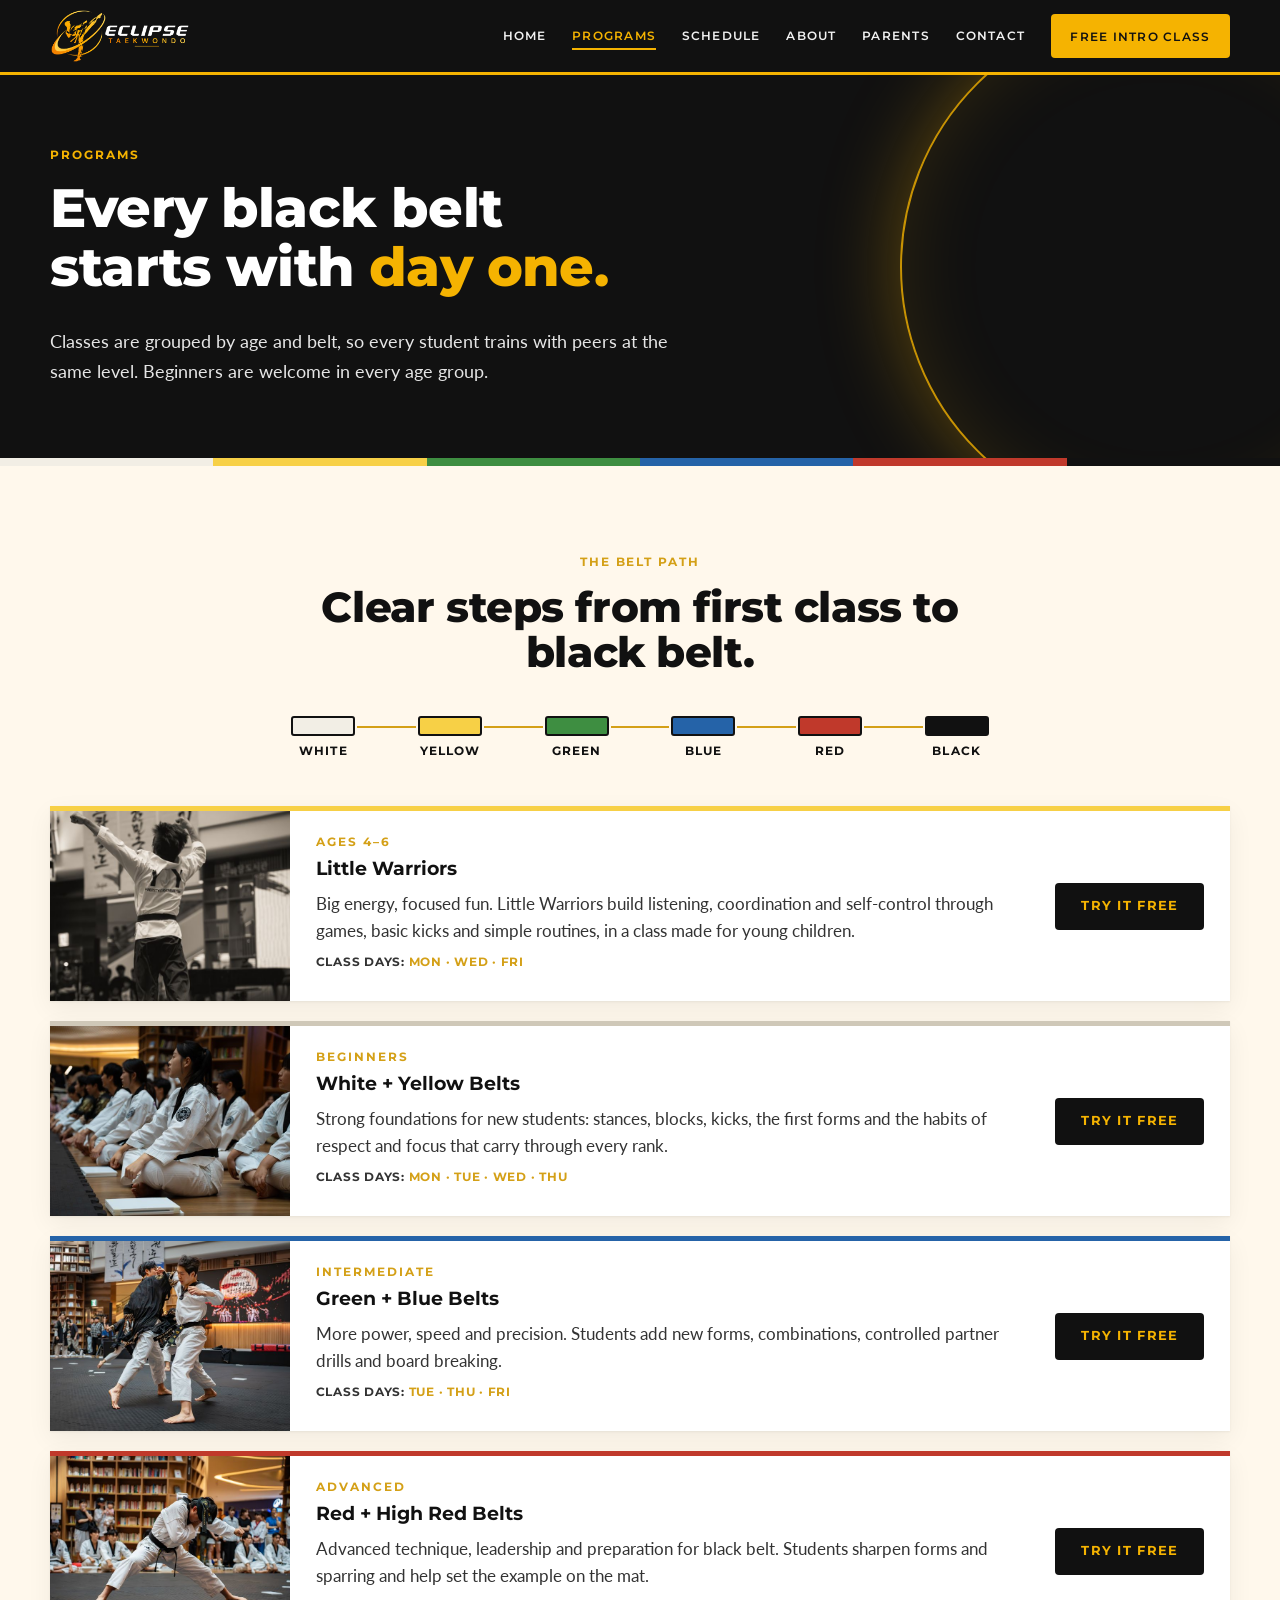
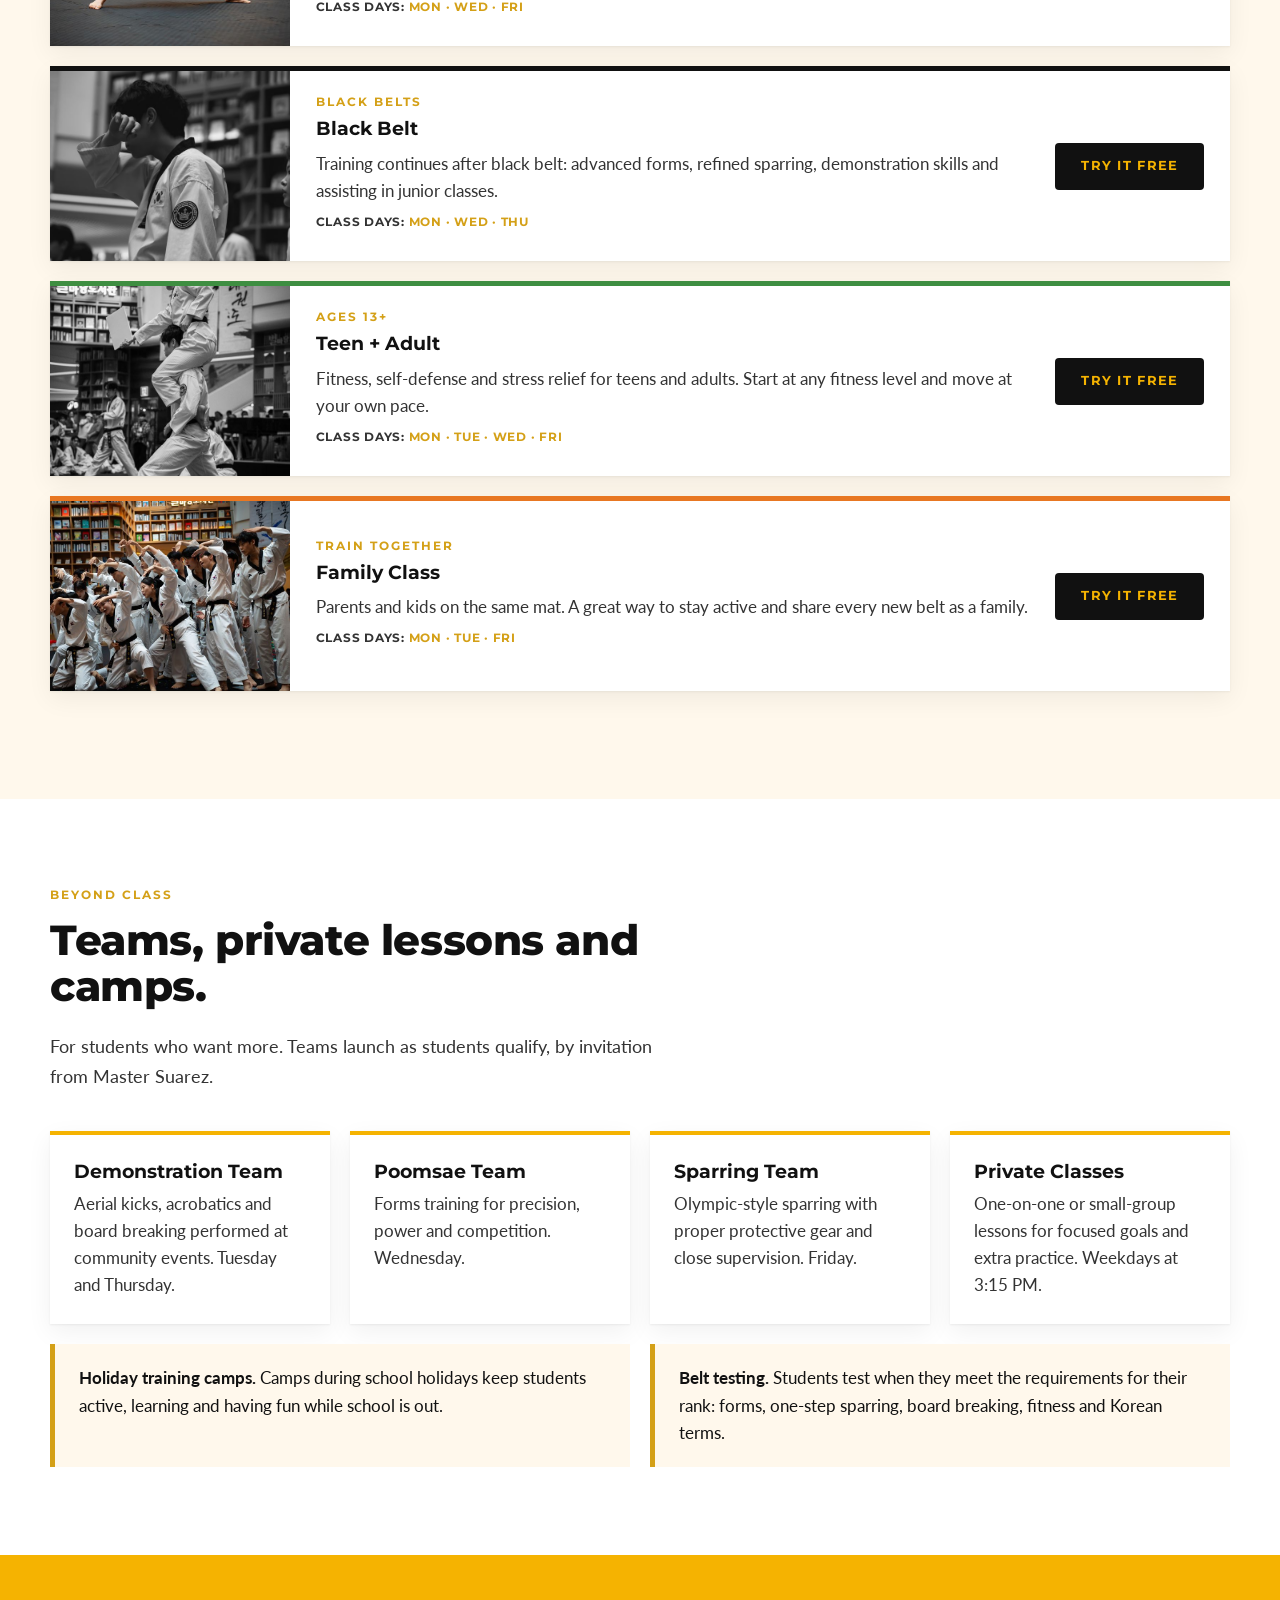
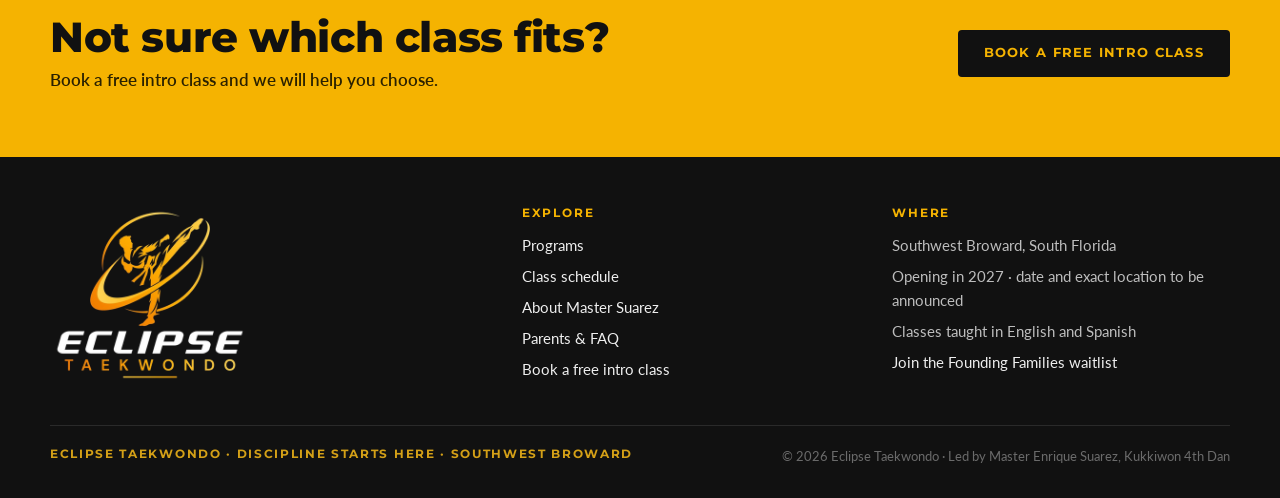
<file: programs.html>
<!doctype html>
<html lang="en">
<head>
  <meta charset="utf-8">
  <meta name="viewport" content="width=device-width, initial-scale=1">
  <title>Programs | Eclipse Taekwondo | Southwest Broward</title>
  <meta name="description" content="Taekwondo programs by age and belt: Little Warriors (4–6), beginner to black belt classes, Teen + Adult, Family Class, teams and private lessons in Southwest Broward.">
  <meta name="theme-color" content="#111111">
  <meta property="og:title" content="Programs | Eclipse Taekwondo | Southwest Broward">
  <meta property="og:description" content="Taekwondo programs by age and belt: Little Warriors (4–6), beginner to black belt classes, Teen + Adult, Family Class, teams and private lessons in Southwest Broward.">
  <meta property="og:type" content="website">
  <meta property="og:image" content="assets/og-image.jpg">
  <link rel="icon" href="assets/favicon-64.png" type="image/png">
  <link rel="apple-touch-icon" href="assets/apple-touch-icon.png">
  <link rel="preconnect" href="https://fonts.googleapis.com">
  <link rel="preconnect" href="https://fonts.gstatic.com" crossorigin>
  <link rel="stylesheet" href="https://fonts.googleapis.com/css2?family=Lato:ital,wght%400,400;0,700;1,400&family=Montserrat:wght%40600;700;800&display=swap">
  <link rel="stylesheet" href="css/styles.css">
</head>
<body>
  <a class="skip" href="#main">Skip to content</a>
  <header class="site-header">
    <div class="wrap header-inner">
      <a class="brand" href="index.html" aria-label="Eclipse Taekwondo home"><img src="assets/logo-h-k.png" alt="Eclipse Taekwondo" width="520" height="201"></a>
      <button class="menu-toggle" type="button" aria-expanded="false" aria-controls="site-nav" aria-label="Open menu"><span></span></button>
      <nav class="nav" id="site-nav" aria-label="Main">
          <a href="index.html">Home</a>
          <a href="programs.html" aria-current="page">Programs</a>
          <a href="schedule.html">Schedule</a>
          <a href="about.html">About</a>
          <a href="parents.html">Parents</a>
          <a href="contact.html">Contact</a>
          <a class="btn btn-gold" href="contact.html">Free intro class</a>
      </nav>
    </div>
  </header>

  <main id="main">
    <section class="page-hero has-glow on-dark">
      <div class="wrap">
        <p class="kicker">Programs</p>
        <h1>Every black belt<br>starts with <span class="gold">day one.</span></h1>
        <p class="lede">Classes are grouped by age and belt, so every student trains with peers at the same level. Beginners are welcome in every age group.</p>
      </div>
    </section>
    <div class="belt-bar" aria-hidden="true"><span></span><span></span><span></span><span></span><span></span><span></span></div>

    <section class="section section-cream">
      <div class="wrap">
        <div class="section-head center">
          <p class="kicker">The belt path</p>
          <h2>Clear steps from first class to black belt.</h2>
        </div>
        <ul class="beltpath">
          <li style="--bc:var(--belt-white)">White</li>
          <li style="--bc:var(--belt-yellow)">Yellow</li>
          <li style="--bc:var(--belt-green)">Green</li>
          <li style="--bc:var(--belt-blue)">Blue</li>
          <li style="--bc:var(--belt-red)">Red</li>
          <li style="--bc:var(--black)">Black</li>
        </ul>
        <article class="prog p-yellow" id="little-warriors">
          <figure><img src="assets/img/jump.jpg" srcset="assets/img/jump-600.jpg 600w, assets/img/jump.jpg 1000w" sizes="(min-width: 760px) 240px, 100vw" width="1000" height="1500" alt="A Taekwondo athlete leaps high during a demonstration" loading="lazy"></figure>
          <div class="body">
            <p class="kicker">Ages 4&ndash;6</p>
            <h3>Little Warriors</h3>
            <p>Big energy, focused fun. Little Warriors build listening, coordination and self-control through games, basic kicks and simple routines, in a class made for young children.</p>
            <p class="days-line">Class days: <span>Mon &middot; Wed &middot; Fri</span></p>
          </div>
          <div class="go"><a class="btn btn-black" href="contact.html">Try it free</a></div>
        </article>
        <article class="prog p-white" id="white-yellow">
          <figure><img src="assets/img/lineup.jpg" srcset="assets/img/lineup-800.jpg 800w, assets/img/lineup.jpg 1600w" sizes="(min-width: 760px) 240px, 100vw" width="1600" height="1067" alt="Black belt Taekwondo athletes kneel in a line in a formal bow position" loading="lazy"></figure>
          <div class="body">
            <p class="kicker">Beginners</p>
            <h3>White + Yellow Belts</h3>
            <p>Strong foundations for new students: stances, blocks, kicks, the first forms and the habits of respect and focus that carry through every rank.</p>
            <p class="days-line">Class days: <span>Mon &middot; Tue &middot; Wed &middot; Thu</span></p>
          </div>
          <div class="go"><a class="btn btn-black" href="contact.html">Try it free</a></div>
        </article>
        <article class="prog p-blue" id="green-blue">
          <figure><img src="assets/img/sparring.jpg" srcset="assets/img/sparring-800.jpg 800w, assets/img/sparring.jpg 1600w" sizes="(min-width: 760px) 240px, 100vw" width="1600" height="1067" alt="Two Taekwondo athletes demonstrate a kick and block in front of an audience" loading="lazy"></figure>
          <div class="body">
            <p class="kicker">Intermediate</p>
            <h3>Green + Blue Belts</h3>
            <p>More power, speed and precision. Students add new forms, combinations, controlled partner drills and board breaking.</p>
            <p class="days-line">Class days: <span>Tue &middot; Thu &middot; Fri</span></p>
          </div>
          <div class="go"><a class="btn btn-black" href="contact.html">Try it free</a></div>
        </article>
        <article class="prog p-red" id="red">
          <figure><img src="assets/img/stance.jpg" srcset="assets/img/stance-800.jpg 800w, assets/img/stance.jpg 1600w" sizes="(min-width: 760px) 240px, 100vw" width="1600" height="1067" alt="A Taekwondo athlete holds a deep low stance during a demonstration" loading="lazy"></figure>
          <div class="body">
            <p class="kicker">Advanced</p>
            <h3>Red + High Red Belts</h3>
            <p>Advanced technique, leadership and preparation for black belt. Students sharpen forms and sparring and help set the example on the mat.</p>
            <p class="days-line">Class days: <span>Mon &middot; Wed &middot; Fri</span></p>
          </div>
          <div class="go"><a class="btn btn-black" href="contact.html">Try it free</a></div>
        </article>
        <article class="prog p-black" id="black-belt">
          <figure><img src="assets/img/focus.jpg" srcset="assets/img/focus-600.jpg 600w, assets/img/focus.jpg 1000w" sizes="(min-width: 760px) 240px, 100vw" width="1000" height="1500" alt="A black and white portrait of a Taekwondo athlete in a focused guard position" loading="lazy"></figure>
          <div class="body">
            <p class="kicker">Black belts</p>
            <h3>Black Belt</h3>
            <p>Training continues after black belt: advanced forms, refined sparring, demonstration skills and assisting in junior classes.</p>
            <p class="days-line">Class days: <span>Mon &middot; Wed &middot; Thu</span></p>
          </div>
          <div class="go"><a class="btn btn-black" href="contact.html">Try it free</a></div>
        </article>
        <article class="prog p-green" id="teen-adult">
          <figure><img src="assets/img/kick.jpg" srcset="assets/img/kick-600.jpg 600w, assets/img/kick.jpg 1000w" sizes="(min-width: 760px) 240px, 100vw" width="1000" height="1500" alt="A Taekwondo athlete in a white uniform and black belt performs a high flying kick" loading="lazy"></figure>
          <div class="body">
            <p class="kicker">Ages 13+</p>
            <h3>Teen + Adult</h3>
            <p>Fitness, self-defense and stress relief for teens and adults. Start at any fitness level and move at your own pace.</p>
            <p class="days-line">Class days: <span>Mon &middot; Tue &middot; Wed &middot; Fri</span></p>
          </div>
          <div class="go"><a class="btn btn-black" href="contact.html">Try it free</a></div>
        </article>
        <article class="prog p-orange" id="family">
          <figure><img src="assets/img/group.jpg" srcset="assets/img/group-800.jpg 800w, assets/img/group.jpg 1600w" sizes="(min-width: 760px) 240px, 100vw" width="1600" height="1067" alt="A Taekwondo team performs a synchronized demonstration" loading="lazy"></figure>
          <div class="body">
            <p class="kicker">Train together</p>
            <h3>Family Class</h3>
            <p>Parents and kids on the same mat. A great way to stay active and share every new belt as a family.</p>
            <p class="days-line">Class days: <span>Mon &middot; Tue &middot; Fri</span></p>
          </div>
          <div class="go"><a class="btn btn-black" href="contact.html">Try it free</a></div>
        </article>
      </div>
    </section>

    <section class="section" id="teams">
      <div class="wrap">
        <div class="section-head">
          <p class="kicker">Beyond class</p>
          <h2>Teams, private lessons and camps.</h2>
          <p class="lede">For students who want more. Teams launch as students qualify, by invitation from Master Suarez.</p>
        </div>
        <div class="grid g4">
          <div class="card"><h3>Demonstration Team</h3><p>Aerial kicks, acrobatics and board breaking performed at community events. Tuesday and Thursday.</p></div>
          <div class="card"><h3>Poomsae Team</h3><p>Forms training for precision, power and competition. Wednesday.</p></div>
          <div class="card"><h3>Sparring Team</h3><p>Olympic-style sparring with proper protective gear and close supervision. Friday.</p></div>
          <div class="card"><h3>Private Classes</h3><p>One-on-one or small-group lessons for focused goals and extra practice. Weekdays at 3:15 PM.</p></div>
        </div>
        <div class="grid g2" style="margin-top:1.25rem">
          <div class="callout" style="margin:0"><p><b>Holiday training camps.</b> Camps during school holidays keep students active, learning and having fun while school is out.</p></div>
          <div class="callout" style="margin:0"><p><b>Belt testing.</b> Students test when they meet the requirements for their rank: forms, one-step sparring, board breaking, fitness and Korean terms.</p></div>
        </div>
      </div>
    </section>

    <section class="cta-band">
      <div class="wrap">
        <div><h2>Not sure which class fits?</h2><p>Book a free intro class and we will help you choose.</p></div>
        <a class="btn btn-black" href="contact.html">Book a free intro class</a>
      </div>
    </section>

  </main>

  <footer class="site-footer">
    <div class="wrap">
      <div class="footer-grid">
        <div>
          <img class="footer-logo" src="assets/logo-v-k.png" alt="Eclipse Taekwondo" width="420" height="378" loading="lazy">
        </div>
        <div>
          <h2>Explore</h2>
          <ul>
            <li><a href="programs.html">Programs</a></li>
            <li><a href="schedule.html">Class schedule</a></li>
            <li><a href="about.html">About Master Suarez</a></li>
            <li><a href="parents.html">Parents &amp; FAQ</a></li>
            <li><a href="contact.html">Book a free intro class</a></li>
          </ul>
        </div>
        <div>
          <h2>Where</h2>
          <ul>
            <li>Southwest Broward, South Florida</li>
            <li>Opening in 2027 &middot; date and exact location to be announced</li>
            <li>Classes taught in English and Spanish</li>
            <li><a href="contact.html#waitlist">Join the Founding Families waitlist</a></li>
          </ul>
        </div>
      </div>
      <div class="footer-base">
        <span class="brandline">Eclipse Taekwondo &middot; Discipline starts here &middot; Southwest Broward</span>
        <span>&copy; <span data-year>2026</span> Eclipse Taekwondo &middot; Led by Master Enrique Suarez, Kukkiwon 4th Dan</span>
      </div>
    </div>
  </footer>

  <div class="mobile-bar"><a class="btn btn-gold" href="contact.html">Book a free intro class</a></div>

  <script src="js/main.js"></script>
</body>
</html>
</file>
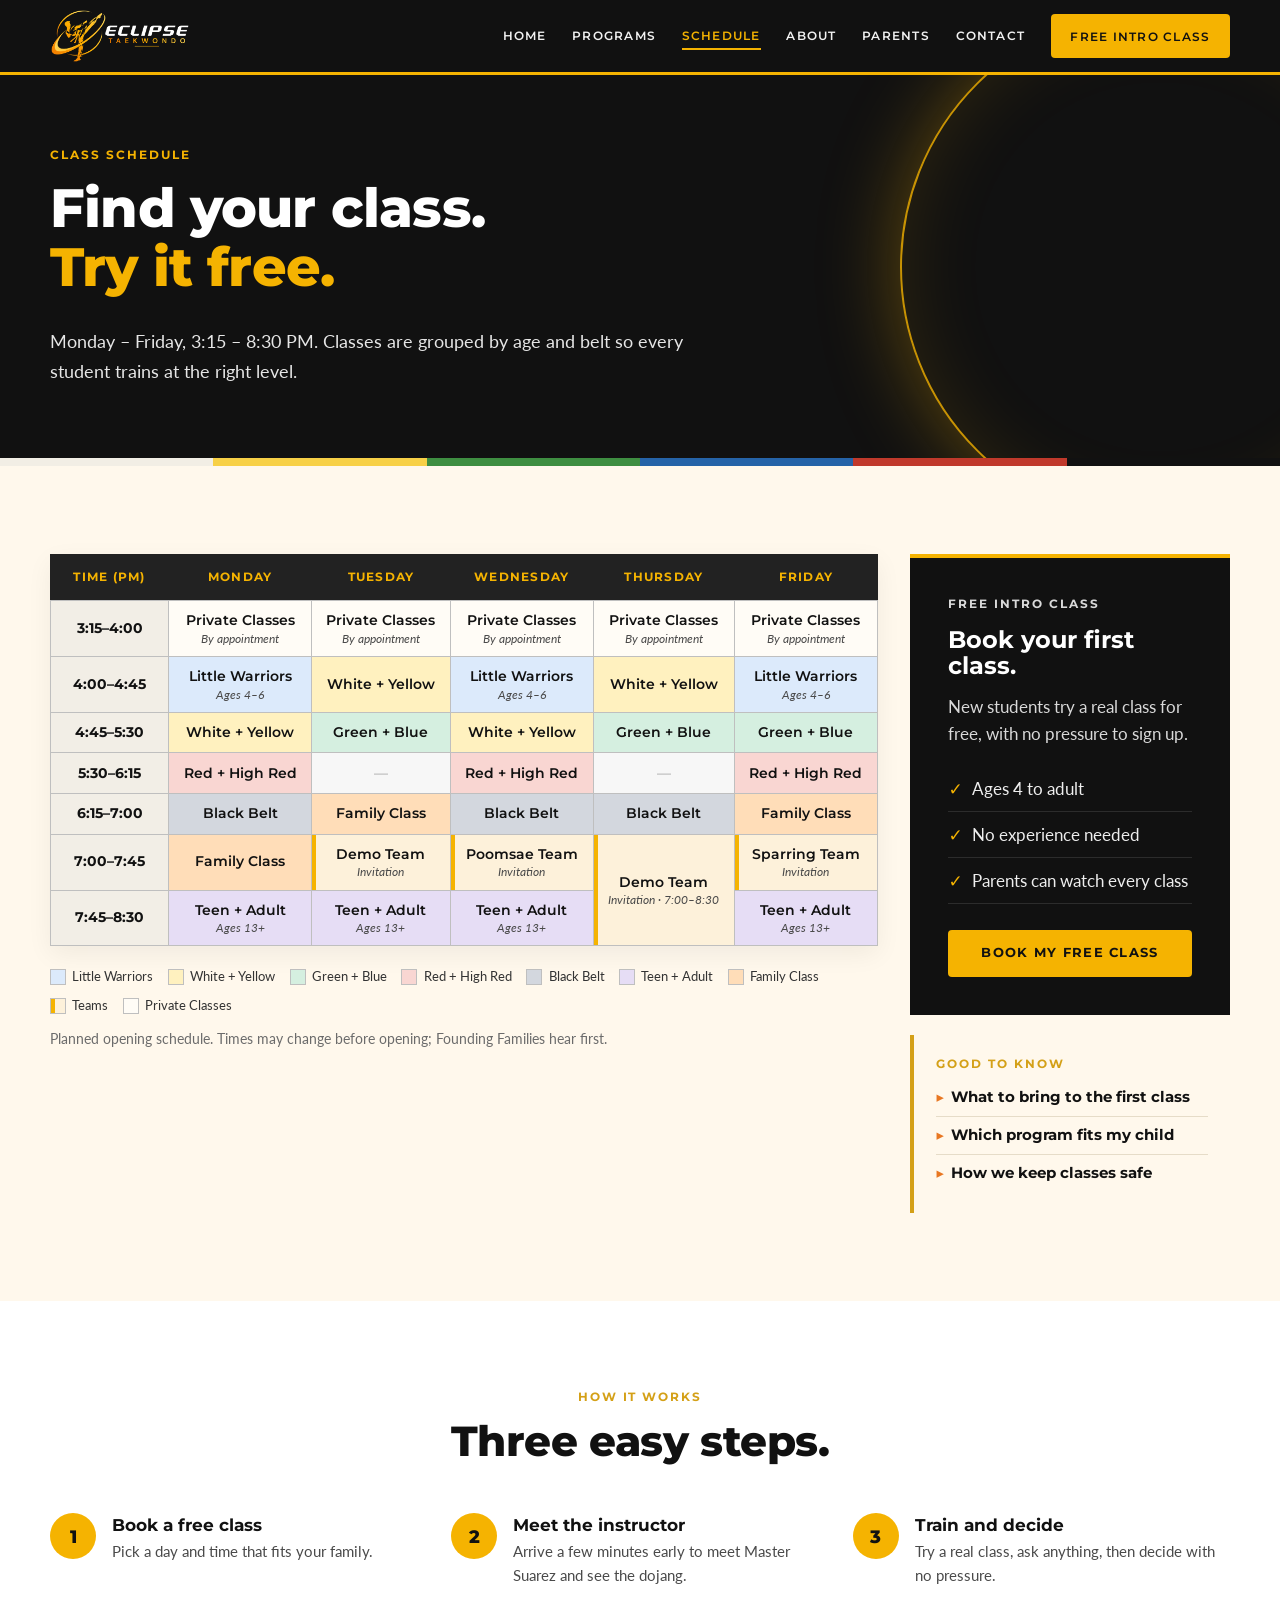
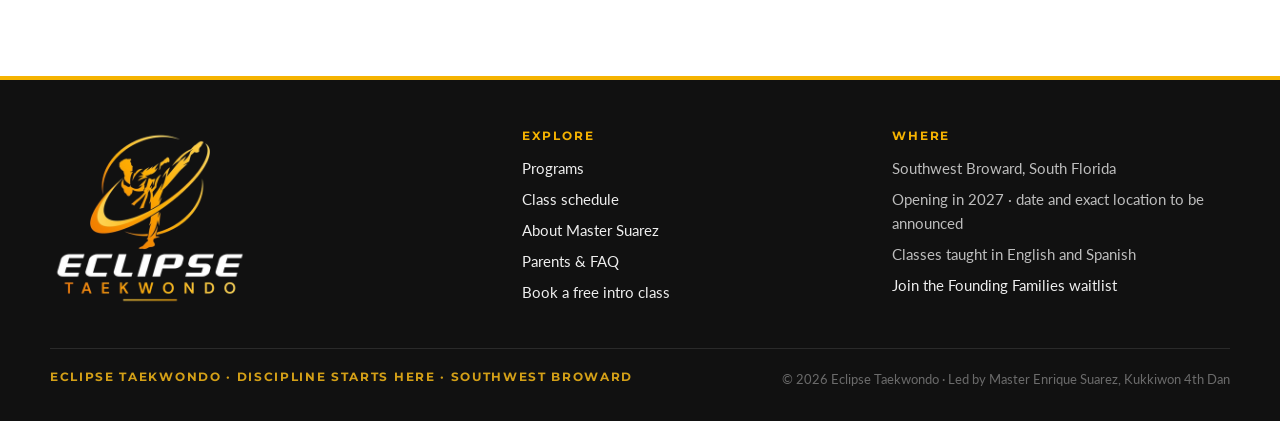
<file: schedule.html>
<!doctype html>
<html lang="en">
<head>
  <meta charset="utf-8">
  <meta name="viewport" content="width=device-width, initial-scale=1">
  <title>Class Schedule | Eclipse Taekwondo | Southwest Broward</title>
  <meta name="description" content="Weekly Taekwondo class schedule, Monday to Friday 3:15–8:30 PM: Little Warriors, belt-level classes, Teen + Adult, Family Class and teams. Try a class free.">
  <meta name="theme-color" content="#111111">
  <meta property="og:title" content="Class Schedule | Eclipse Taekwondo | Southwest Broward">
  <meta property="og:description" content="Weekly Taekwondo class schedule, Monday to Friday 3:15–8:30 PM: Little Warriors, belt-level classes, Teen + Adult, Family Class and teams. Try a class free.">
  <meta property="og:type" content="website">
  <meta property="og:image" content="assets/og-image.jpg">
  <link rel="icon" href="assets/favicon-64.png" type="image/png">
  <link rel="apple-touch-icon" href="assets/apple-touch-icon.png">
  <link rel="preconnect" href="https://fonts.googleapis.com">
  <link rel="preconnect" href="https://fonts.gstatic.com" crossorigin>
  <link rel="stylesheet" href="https://fonts.googleapis.com/css2?family=Lato:ital,wght%400,400;0,700;1,400&family=Montserrat:wght%40600;700;800&display=swap">
  <link rel="stylesheet" href="css/styles.css">
</head>
<body>
  <a class="skip" href="#main">Skip to content</a>
  <header class="site-header">
    <div class="wrap header-inner">
      <a class="brand" href="index.html" aria-label="Eclipse Taekwondo home"><img src="assets/logo-h-k.png" alt="Eclipse Taekwondo" width="520" height="201"></a>
      <button class="menu-toggle" type="button" aria-expanded="false" aria-controls="site-nav" aria-label="Open menu"><span></span></button>
      <nav class="nav" id="site-nav" aria-label="Main">
          <a href="index.html">Home</a>
          <a href="programs.html">Programs</a>
          <a href="schedule.html" aria-current="page">Schedule</a>
          <a href="about.html">About</a>
          <a href="parents.html">Parents</a>
          <a href="contact.html">Contact</a>
          <a class="btn btn-gold" href="contact.html">Free intro class</a>
      </nav>
    </div>
  </header>

  <main id="main">
    <section class="page-hero has-glow on-dark">
      <div class="wrap">
        <p class="kicker">Class schedule</p>
        <h1>Find your class.<br><span class="gold">Try it free.</span></h1>
        <p class="lede">Monday &ndash; Friday, 3:15 &ndash; 8:30 PM. Classes are grouped by age and belt so every student trains at the right level.</p>
      </div>
    </section>
    <div class="belt-bar" aria-hidden="true"><span></span><span></span><span></span><span></span><span></span><span></span></div>

    <section class="section section-cream">
      <div class="wrap sched-wrap">
        <div>
          <table class="sched">
            <caption class="sr-only" style="position:absolute;left:-9999px">Weekly class schedule, Monday to Friday</caption>
            <thead><tr><th scope="col">Time (PM)</th><th scope="col">Monday</th><th scope="col">Tuesday</th><th scope="col">Wednesday</th><th scope="col">Thursday</th><th scope="col">Friday</th></tr></thead>
            <tbody>
              <tr><th scope="row">3:15&ndash;4:00</th><td class="c-priv">Private Classes<small>By appointment</small></td><td class="c-priv">Private Classes<small>By appointment</small></td><td class="c-priv">Private Classes<small>By appointment</small></td><td class="c-priv">Private Classes<small>By appointment</small></td><td class="c-priv">Private Classes<small>By appointment</small></td></tr>
              <tr><th scope="row">4:00&ndash;4:45</th><td class="c-little">Little Warriors<small>Ages 4&ndash;6</small></td><td class="c-wy">White + Yellow</td><td class="c-little">Little Warriors<small>Ages 4&ndash;6</small></td><td class="c-wy">White + Yellow</td><td class="c-little">Little Warriors<small>Ages 4&ndash;6</small></td></tr>
              <tr><th scope="row">4:45&ndash;5:30</th><td class="c-wy">White + Yellow</td><td class="c-gb">Green + Blue</td><td class="c-wy">White + Yellow</td><td class="c-gb">Green + Blue</td><td class="c-gb">Green + Blue</td></tr>
              <tr><th scope="row">5:30&ndash;6:15</th><td class="c-rr">Red + High Red</td><td class="open" aria-label="No class">&mdash;</td><td class="c-rr">Red + High Red</td><td class="open" aria-label="No class">&mdash;</td><td class="c-rr">Red + High Red</td></tr>
              <tr><th scope="row">6:15&ndash;7:00</th><td class="c-bb">Black Belt</td><td class="c-fam">Family Class</td><td class="c-bb">Black Belt</td><td class="c-bb">Black Belt</td><td class="c-fam">Family Class</td></tr>
              <tr><th scope="row">7:00&ndash;7:45</th><td class="c-fam">Family Class</td><td class="c-team">Demo Team<small>Invitation</small></td><td class="c-team">Poomsae Team<small>Invitation</small></td><td class="c-team" rowspan="2">Demo Team<small>Invitation &middot; 7:00&ndash;8:30</small></td><td class="c-team">Sparring Team<small>Invitation</small></td></tr>
              <tr><th scope="row">7:45&ndash;8:30</th><td class="c-ta">Teen + Adult<small>Ages 13+</small></td><td class="c-ta">Teen + Adult<small>Ages 13+</small></td><td class="c-ta">Teen + Adult<small>Ages 13+</small></td><td class="c-ta">Teen + Adult<small>Ages 13+</small></td></tr>
            </tbody>
          </table>
          <div class="days">
          <section class="day"><h3>Monday</h3><ol><li><time>3:15&ndash;4:00</time><span class="c-priv">Private Classes<small>By appointment</small></span></li><li><time>4:00&ndash;4:45</time><span class="c-little">Little Warriors<small>Ages 4&ndash;6</small></span></li><li><time>4:45&ndash;5:30</time><span class="c-wy">White + Yellow</span></li><li><time>5:30&ndash;6:15</time><span class="c-rr">Red + High Red</span></li><li><time>6:15&ndash;7:00</time><span class="c-bb">Black Belt</span></li><li><time>7:00&ndash;7:45</time><span class="c-fam">Family Class</span></li><li><time>7:45&ndash;8:30</time><span class="c-ta">Teen + Adult<small>Ages 13+</small></span></li></ol></section>
          <section class="day"><h3>Tuesday</h3><ol><li><time>3:15&ndash;4:00</time><span class="c-priv">Private Classes<small>By appointment</small></span></li><li><time>4:00&ndash;4:45</time><span class="c-wy">White + Yellow</span></li><li><time>4:45&ndash;5:30</time><span class="c-gb">Green + Blue</span></li><li><time>6:15&ndash;7:00</time><span class="c-fam">Family Class</span></li><li><time>7:00&ndash;7:45</time><span class="c-team">Demo Team<small>Invitation</small></span></li><li><time>7:45&ndash;8:30</time><span class="c-ta">Teen + Adult<small>Ages 13+</small></span></li></ol></section>
          <section class="day"><h3>Wednesday</h3><ol><li><time>3:15&ndash;4:00</time><span class="c-priv">Private Classes<small>By appointment</small></span></li><li><time>4:00&ndash;4:45</time><span class="c-little">Little Warriors<small>Ages 4&ndash;6</small></span></li><li><time>4:45&ndash;5:30</time><span class="c-wy">White + Yellow</span></li><li><time>5:30&ndash;6:15</time><span class="c-rr">Red + High Red</span></li><li><time>6:15&ndash;7:00</time><span class="c-bb">Black Belt</span></li><li><time>7:00&ndash;7:45</time><span class="c-team">Poomsae Team<small>Invitation</small></span></li><li><time>7:45&ndash;8:30</time><span class="c-ta">Teen + Adult<small>Ages 13+</small></span></li></ol></section>
          <section class="day"><h3>Thursday</h3><ol><li><time>3:15&ndash;4:00</time><span class="c-priv">Private Classes<small>By appointment</small></span></li><li><time>4:00&ndash;4:45</time><span class="c-wy">White + Yellow</span></li><li><time>4:45&ndash;5:30</time><span class="c-gb">Green + Blue</span></li><li><time>6:15&ndash;7:00</time><span class="c-bb">Black Belt</span></li><li><time>7:00&ndash;8:30</time><span class="c-team">Demo Team<small>Invitation</small></span></li></ol></section>
          <section class="day"><h3>Friday</h3><ol><li><time>3:15&ndash;4:00</time><span class="c-priv">Private Classes<small>By appointment</small></span></li><li><time>4:00&ndash;4:45</time><span class="c-little">Little Warriors<small>Ages 4&ndash;6</small></span></li><li><time>4:45&ndash;5:30</time><span class="c-gb">Green + Blue</span></li><li><time>5:30&ndash;6:15</time><span class="c-rr">Red + High Red</span></li><li><time>6:15&ndash;7:00</time><span class="c-fam">Family Class</span></li><li><time>7:00&ndash;7:45</time><span class="c-team">Sparring Team<small>Invitation</small></span></li><li><time>7:45&ndash;8:30</time><span class="c-ta">Teen + Adult<small>Ages 13+</small></span></li></ol></section>
          </div>
          <ul class="legend" aria-label="Color key"><li><i class="c-little"></i>Little Warriors</li><li><i class="c-wy"></i>White + Yellow</li><li><i class="c-gb"></i>Green + Blue</li><li><i class="c-rr"></i>Red + High Red</li><li><i class="c-bb"></i>Black Belt</li><li><i class="c-ta"></i>Teen + Adult</li><li><i class="c-fam"></i>Family Class</li><li><i class="c-team"></i>Teams</li><li><i class="c-priv"></i>Private Classes</li></ul>
          <p class="sched-note">Planned opening schedule. Times may change before opening; Founding Families hear first.</p>
        </div>
        <aside class="aside-stack">
          <div class="panel">
            <p class="kicker">Free intro class</p>
            <h3 style="font-size:1.5rem">Book your first class.</h3>
            <p>New students try a real class for free, with no pressure to sign up.</p>
            <ul class="ticks">
              <li>Ages 4 to adult</li>
              <li>No experience needed</li>
              <li>Parents can watch every class</li>
            </ul>
            <a class="btn btn-gold" style="width:100%" href="contact.html">Book my free class</a>
          </div>
          <div class="keep">
            <p class="kicker" style="margin-bottom:.4rem">Good to know</p>
            <ul>
              <li><a href="parents.html#faq">What to bring to the first class</a></li>
              <li><a href="programs.html">Which program fits my child</a></li>
              <li><a href="parents.html#safety">How we keep classes safe</a></li>
            </ul>
          </div>
        </aside>
      </div>
    </section>

    <section class="section">
      <div class="wrap">
        <div class="section-head center">
          <p class="kicker">How it works</p>
          <h2>Three easy steps.</h2>
        </div>
        <div class="steps">
          <div class="step"><span class="n">1</span><div><h3>Book a free class</h3><p>Pick a day and time that fits your family.</p></div></div>
          <div class="step"><span class="n">2</span><div><h3>Meet the instructor</h3><p>Arrive a few minutes early to meet Master Suarez and see the dojang.</p></div></div>
          <div class="step"><span class="n">3</span><div><h3>Train and decide</h3><p>Try a real class, ask anything, then decide with no pressure.</p></div></div>
        </div>
      </div>
    </section>

  </main>

  <footer class="site-footer">
    <div class="wrap">
      <div class="footer-grid">
        <div>
          <img class="footer-logo" src="assets/logo-v-k.png" alt="Eclipse Taekwondo" width="420" height="378" loading="lazy">
        </div>
        <div>
          <h2>Explore</h2>
          <ul>
            <li><a href="programs.html">Programs</a></li>
            <li><a href="schedule.html">Class schedule</a></li>
            <li><a href="about.html">About Master Suarez</a></li>
            <li><a href="parents.html">Parents &amp; FAQ</a></li>
            <li><a href="contact.html">Book a free intro class</a></li>
          </ul>
        </div>
        <div>
          <h2>Where</h2>
          <ul>
            <li>Southwest Broward, South Florida</li>
            <li>Opening in 2027 &middot; date and exact location to be announced</li>
            <li>Classes taught in English and Spanish</li>
            <li><a href="contact.html#waitlist">Join the Founding Families waitlist</a></li>
          </ul>
        </div>
      </div>
      <div class="footer-base">
        <span class="brandline">Eclipse Taekwondo &middot; Discipline starts here &middot; Southwest Broward</span>
        <span>&copy; <span data-year>2026</span> Eclipse Taekwondo &middot; Led by Master Enrique Suarez, Kukkiwon 4th Dan</span>
      </div>
    </div>
  </footer>

  <div class="mobile-bar"><a class="btn btn-gold" href="contact.html">Book a free intro class</a></div>

  <script src="js/main.js"></script>
</body>
</html>
</file>
<file: css/styles.css>
/* Eclipse Taekwondo website styles.
   Colors, fonts and patterns follow "Eclipse Taekwondo — Design Guidelines":
   Montserrat (headings, labels) + Lato (body); Eclipse Black, Gold Bright / Gold Deep,
   cream neutrals, belt colors and the soft schedule pastels. */
:root{
  --black:#111111;--charcoal:#222222;--gold:#F5B301;--gold-deep:#D4A017;--orange:#E87722;--white:#FFFFFF;
  --cream:#FFF8EC;--cream-deep:#FDF1DA;--ivory:#FFFCF6;--linen:#FBF7EF;--gold-tint:#FFF3D1;
  --sand:#E6DCC8;--warm-gray:#F2EEE6;--light-gray:#F7F7F7;--border-gray:#BFBFBF;--dash:#BDBDBD;
  --text:#111111;--text-2:#333333;--caption:#4A4A4A;--muted:#6B6B6B;--on-black:#E9E1CF;--bronze:#8A7A55;--kicker-light:#5A4A10;
  --belt-white:#F2EEE5;--belt-yellow:#F7D046;--belt-green:#3E8E41;--belt-blue:#2563A8;--belt-red:#C0392B;
  --c-little:#DCEAFB;--c-wy:#FFF1BF;--c-gb:#D5EFE0;--c-rr:#F9D6D2;--c-bb:#D3D7DE;--c-ta:#E6DDF5;--c-fam:#FFDDB8;
  --wrap:1180px;--r:6px;
  --display:"Montserrat",system-ui,-apple-system,"Segoe UI",sans-serif;
  --body:"Lato",system-ui,-apple-system,"Segoe UI",sans-serif;
}
*,*::before,*::after{box-sizing:border-box}
html{scroll-behavior:smooth}
body{margin:0;background:var(--white);color:var(--text);font:400 1.0625rem/1.6 var(--body);-webkit-font-smoothing:antialiased}
img{max-width:100%;height:auto;display:block}
a{color:#1155CC}
:focus-visible{outline:3px solid var(--gold);outline-offset:3px}
.skip{position:absolute;left:-999px;top:0;background:var(--gold);color:var(--black);padding:.6rem 1rem;z-index:200;font:700 .9rem var(--display)}
.skip:focus{left:1rem;top:1rem}
.wrap{width:min(100% - 2.5rem,var(--wrap));margin-inline:auto}
h1,h2,h3,h4{font-family:var(--display);font-weight:800;line-height:1.1;margin:0 0 .55em;color:inherit}
h1{font-size:clamp(2.3rem,6vw,4rem);letter-spacing:-.015em}
h2{font-size:clamp(1.75rem,3.6vw,2.6rem);letter-spacing:-.01em}
h3{font-size:1.2rem;font-weight:700}
p{margin:0 0 1em}
.gold{color:var(--gold)}
.gold-deep{color:var(--gold-deep)}
.kicker{font:700 .78rem/1.3 var(--display);text-transform:uppercase;letter-spacing:.16em;color:var(--gold-deep);margin:0 0 .9rem}
.on-dark .kicker,.kicker.on-dark{color:var(--gold)}
.lede{font-size:1.15rem;line-height:1.6;color:var(--text-2);max-width:40rem}
.on-dark .lede{color:#E6E6E6}
.muted{color:var(--caption)}
.rule{width:64px;height:4px;background:var(--gold);border:0;margin:0 0 1.5rem}
.center{text-align:center}.center .rule{margin-inline:auto}.center .lede{margin-inline:auto}

/* Buttons */
.btn{display:inline-flex;align-items:center;justify-content:center;gap:.5rem;padding:.95rem 1.5rem;border-radius:4px;border:2px solid transparent;
  font:700 .8rem/1 var(--display);text-transform:uppercase;letter-spacing:.1em;text-decoration:none;cursor:pointer;transition:background .15s,color .15s,border-color .15s}
.btn-gold{background:var(--gold);color:var(--black)}.btn-gold:hover{background:#FFC329;color:var(--black)}
.btn-black{background:var(--black);color:var(--gold)}.btn-black:hover{background:#000;color:#FFC329}
.btn-line{border-color:var(--gold);color:var(--gold);background:transparent}.btn-line:hover{background:var(--gold);color:var(--black)}
.btn-line-dark{border-color:var(--black);color:var(--black);background:transparent}.btn-line-dark:hover{background:var(--black);color:var(--gold)}
.actions{display:flex;flex-wrap:wrap;gap:.8rem;margin-top:1.75rem}

/* Header */
.site-header{position:sticky;top:0;z-index:50;background:var(--black);border-bottom:3px solid var(--gold)}
.header-inner{display:flex;align-items:center;justify-content:space-between;gap:1rem;min-height:72px}
.brand img{height:54px;width:auto}
.nav{display:flex;align-items:center;gap:1.6rem}
.nav a{font:600 .78rem var(--display);text-transform:uppercase;letter-spacing:.1em;color:#F2F2F2;text-decoration:none;padding:.35rem 0;border-bottom:2px solid transparent}
.nav a:hover{color:var(--gold)}
.nav a[aria-current="page"]{color:var(--gold);border-bottom-color:var(--gold)}
.nav a.btn{padding:.8rem 1.1rem;border-bottom:2px solid transparent;color:var(--black)}
.nav a.btn:hover{color:var(--black)}
.menu-toggle{display:none;background:none;border:0;width:44px;height:44px;cursor:pointer;position:relative}
.menu-toggle span,.menu-toggle span::before,.menu-toggle span::after{position:absolute;left:10px;width:24px;height:2px;background:var(--gold);content:"";transition:transform .2s}
.menu-toggle span{top:21px}.menu-toggle span::before{top:-7px;left:0}.menu-toggle span::after{top:7px;left:0}
.menu-toggle[aria-expanded="true"] span{background:transparent}
.menu-toggle[aria-expanded="true"] span::before{transform:translateY(7px) rotate(45deg)}
.menu-toggle[aria-expanded="true"] span::after{transform:translateY(-7px) rotate(-45deg)}
@media (max-width:960px){
  .menu-toggle{display:block}
  .brand img{height:44px}
  .nav{display:none;position:absolute;left:0;right:0;top:100%;flex-direction:column;align-items:stretch;gap:0;background:var(--black);border-bottom:3px solid var(--gold);padding:.5rem 1.25rem 1.25rem}
  .nav.is-open{display:flex}
  .nav a{padding:.95rem 0;border-bottom:1px solid #2A2A2A;font-size:.85rem}
  .nav a[aria-current="page"]{border-bottom-color:#2A2A2A}
  .nav a.btn{margin-top:1rem;border:0}
}

/* Belt stripe (white · yellow · green · blue · red · black) */
.belt-bar{display:grid;grid-template-columns:repeat(6,1fr);height:8px}
.belt-bar span:nth-child(1){background:var(--belt-white)}.belt-bar span:nth-child(2){background:var(--belt-yellow)}
.belt-bar span:nth-child(3){background:var(--belt-green)}.belt-bar span:nth-child(4){background:var(--belt-blue)}
.belt-bar span:nth-child(5){background:var(--belt-red)}.belt-bar span:nth-child(6){background:var(--black)}

/* Hero */
.hero{background:var(--black);color:var(--white);position:relative;overflow:hidden}
.hero-inner{display:grid;gap:2.5rem;align-items:center;padding:clamp(3rem,7vw,5.5rem) 0}
@media (min-width:900px){.hero-inner{grid-template-columns:1.05fr .95fr}}
.hero h1 .gold{display:block}
.chips{display:flex;flex-wrap:wrap;gap:.6rem;margin-top:2rem;padding:0;list-style:none}
.chips li{border:1px solid #333;padding:.5rem .8rem;font:600 .78rem var(--display);color:#EDEDED}
.chips li::before{content:"\25B8";color:var(--gold);margin-right:.45rem}
.hero-photo{position:relative;margin:0 1rem 1rem 0}
.hero-photo::after{content:"";position:absolute;inset:1rem -1rem -1rem 1rem;border:2px solid var(--gold);z-index:0}
.hero-photo img{position:relative;z-index:1;width:100%;aspect-ratio:4/5;object-fit:cover;object-position:50% 30%}
.hero-tag{position:absolute;z-index:2;left:-1rem;bottom:2rem;background:var(--black);border-left:4px solid var(--gold);padding:.7rem 1rem;font:600 .85rem var(--body);color:var(--white)}
.hero-tag b{display:block;font:700 .7rem var(--display);letter-spacing:.14em;text-transform:uppercase;color:var(--gold)}
.page-hero{background:var(--black);color:var(--white);padding:clamp(2.75rem,6vw,4.5rem) 0}
.page-hero h1{font-size:clamp(2.1rem,5vw,3.4rem)}
.page-hero .lede{margin-bottom:0}
.page-hero.has-glow{position:relative;overflow:hidden}
.page-hero.has-glow::after{content:"";position:absolute;right:-140px;top:50%;width:520px;height:520px;transform:translateY(-50%);border-radius:50%;border:2px solid rgba(245,179,1,.8);box-shadow:0 0 80px rgba(245,179,1,.35),inset 0 0 80px rgba(245,179,1,.12);pointer-events:none}
.page-hero.has-glow .wrap{position:relative;z-index:1}
@media (max-width:700px){.page-hero.has-glow::after{width:300px;height:300px;right:-150px;opacity:.6}}

/* Sections */
.section{padding:clamp(3.25rem,7vw,5.5rem) 0}
.section-cream{background:var(--cream)}
.section-black{background:var(--black);color:var(--white)}
.section-head{max-width:46rem;margin-bottom:2.5rem}
.section-head.center{margin-inline:auto}
.section-head .lede{margin-bottom:0}
.head-row{display:flex;flex-wrap:wrap;align-items:flex-end;justify-content:space-between;gap:1rem 2rem;margin-bottom:2.25rem}
.head-row .section-head{margin-bottom:0}
.grid{display:grid;gap:1.25rem}
@media (min-width:640px){.g2{grid-template-columns:repeat(2,1fr)}.g4{grid-template-columns:repeat(2,1fr)}}
@media (min-width:900px){.g3{grid-template-columns:repeat(3,1fr)}.g4{grid-template-columns:repeat(4,1fr)}}

/* Pillar strip (Discipline · Confidence · Safety · Progress) */
.pillars{background:var(--cream);border-bottom:3px solid var(--gold)}
.pillars .grid{gap:0}
.pillar{padding:1.6rem 1.4rem;border-right:1px solid var(--sand)}
.pillar:last-child{border-right:0}
.pillar .num{font:800 .8rem var(--display);color:var(--gold-deep)}
.pillar h3{text-transform:uppercase;font-size:1.02rem;letter-spacing:.04em;margin:.3rem 0 .4rem}
.pillar p{font-size:.95rem;color:var(--text-2);margin:0}
@media (max-width:899px){.pillar{border-right:0;border-bottom:1px solid var(--sand)}}

/* Cards */
.card{background:var(--white);border-top:4px solid var(--gold);box-shadow:0 1px 2px rgba(17,17,17,.06),0 8px 24px rgba(17,17,17,.06);padding:1.6rem 1.5rem}
.card p{color:var(--text-2);margin:0}
.card h3{margin-bottom:.5rem}
.tint{background:var(--cream-deep);padding:1.6rem 1.4rem}
.tint .big{font:800 2rem/1 var(--display);color:var(--gold-deep);display:block;margin-bottom:.8rem}
.tint h3{text-transform:uppercase;font-size:1rem;letter-spacing:.03em;margin-bottom:.2rem}
.tint .ko{display:block;font:italic .85rem var(--body);color:var(--muted);margin-bottom:.6rem}
.tint p{font-size:.95rem;color:var(--text-2);margin:0}
.numbox{display:inline-grid;place-items:center;width:38px;height:38px;background:var(--black);color:var(--gold);font:800 .85rem var(--display);margin-bottom:.9rem}

/* Program tiles (dark, belt-colored top edge) */
.tiles{display:grid;gap:1rem;grid-template-columns:repeat(auto-fill,minmax(250px,1fr))}
.tile{display:block;background:var(--black);color:var(--white);text-decoration:none;padding:1.15rem 1.2rem 1.25rem;border-top:5px solid var(--gold);transition:transform .15s}
.tile:hover{transform:translateY(-2px);color:var(--white)}
.tile b{display:block;font:700 1.02rem var(--display)}
.tile small{display:block;font:700 .7rem var(--display);letter-spacing:.12em;text-transform:uppercase;color:var(--gold);margin-top:.3rem}
.t-white{border-top-color:var(--belt-white)}.t-yellow{border-top-color:var(--belt-yellow)}.t-green{border-top-color:var(--belt-green)}
.t-blue{border-top-color:var(--belt-blue)}.t-red{border-top-color:var(--belt-red)}.t-black{border-top-color:#555}.t-orange{border-top-color:var(--orange)}.t-gold{border-top-color:var(--gold)}

/* Founding Families */
.split{display:grid;gap:2.5rem;align-items:center}
@media (min-width:900px){.split{grid-template-columns:1fr 1fr}.split.wide-left{grid-template-columns:1.15fr .85fr}}
.perks{list-style:none;margin:1.5rem 0 0;padding:0;display:grid;gap:.75rem}
.perks li{background:var(--white);border-left:4px solid var(--gold);padding:.9rem 1.1rem;box-shadow:0 1px 2px rgba(17,17,17,.05)}
.perks b{display:block;font:700 .98rem var(--display)}
.perks span{font-size:.93rem;color:var(--caption)}
.panel{background:var(--black);color:var(--white);border-top:4px solid var(--gold);padding:clamp(1.6rem,4vw,2.4rem)}
.panel h2,.panel h3{color:var(--white)}
.panel p{color:#D9D9D9}
.ticks{list-style:none;padding:0;margin:1.2rem 0 1.6rem}
.ticks li{padding:.55rem 0;border-bottom:1px solid #2C2C2C;color:#EEE}
.ticks li::before{content:"\2713";color:var(--gold);font-weight:700;margin-right:.6rem}

/* Bullets with orange arrow */
.arrows{list-style:none;padding:0;margin:0;display:grid;gap:.55rem}
.arrows li{padding-left:1.4rem;position:relative}
.arrows li::before{content:"\25B8";position:absolute;left:0;top:0;color:var(--orange)}

/* Photo gallery */
.gallery{display:grid;gap:.75rem;grid-template-columns:repeat(2,1fr)}
@media (min-width:900px){.gallery{grid-template-columns:1.3fr 1fr 1fr;grid-template-rows:260px 260px}.gallery figure:first-child{grid-row:span 2}}
.gallery figure{margin:0;overflow:hidden;background:#000}
.gallery img{width:100%;height:100%;object-fit:cover;min-height:180px}

/* Photo frame (single) */
.frame{position:relative;margin:0 1rem 1rem 0}
.frame::after{content:"";position:absolute;inset:1rem -1rem -1rem 1rem;border:2px solid var(--gold);z-index:0}
.frame img{position:relative;z-index:1;width:100%;object-fit:cover}
.glow-icon{display:grid;place-items:center;aspect-ratio:1;max-width:440px;margin-inline:auto;border-radius:50%;background:radial-gradient(circle at 50% 50%,#1b1b1b 0,#111 60%);border:2px solid var(--gold);box-shadow:0 0 70px rgba(245,179,1,.35),inset 0 0 60px rgba(245,179,1,.12)}
.glow-icon img{width:68%}

/* Stat bar (black) */
.statbar{background:var(--black);color:var(--white);border-top:4px solid var(--gold)}
.statbar .grid{gap:0}
.statbar .stat{padding:1.6rem 1.4rem;border-right:1px solid #2A2A2A}
.statbar .stat:last-child{border-right:0}
.statbar .lbl{font:700 .7rem var(--display);letter-spacing:.14em;text-transform:uppercase;color:var(--gold)}
.statbar b{display:block;font:800 1.6rem/1.15 var(--display);margin:.35rem 0 .2rem}
.statbar span{font-size:.9rem;color:var(--on-black)}
@media (max-width:899px){.statbar .stat{border-right:0;border-bottom:1px solid #2A2A2A}}

/* Label table: black label column + content column */
.ltable{width:100%;border-collapse:collapse;border:1px solid var(--sand)}
.ltable th{width:30%;background:var(--black);color:var(--gold);border-left:5px solid var(--gold);border-bottom:2px solid var(--white);text-align:left;vertical-align:middle;padding:1rem 1rem;font:700 .82rem var(--display);text-transform:uppercase;letter-spacing:.06em}
.ltable th small{display:block;font:italic 400 .8rem var(--body);text-transform:none;letter-spacing:0;color:var(--on-black);margin-top:.25rem}
.ltable td{padding:1rem 1.2rem;border-bottom:1px solid var(--sand);vertical-align:middle;color:var(--text-2)}
.ltable tr:nth-child(odd) td{background:var(--ivory)}
.ltable td b{color:var(--text)}
@media (max-width:640px){.ltable th,.ltable td{display:block;width:100%}.ltable th{border-bottom:0}}

/* Intro / callout box */
.callout{background:var(--cream);border-left:5px solid var(--gold-deep);padding:1.25rem 1.5rem;margin:1.5rem 0}
.callout p{margin:0;font-size:1.08rem;color:var(--text)}
.callout small{display:block;margin-top:.6rem;color:var(--muted);font-size:.85rem}

/* Promise block */
.promise{display:grid}
@media (min-width:900px){.promise{grid-template-columns:.8fr 2fr}}
.promise .lead{background:var(--black);color:var(--white);border-left:6px solid var(--gold);padding:2.5rem 2rem}
.promise .lead h2{color:var(--white)}
.promise .items{background:var(--cream);padding:2.5rem 2rem;display:grid;gap:1.4rem 2rem}
@media (min-width:640px){.promise .items{grid-template-columns:1fr 1fr}}
.promise h3{font-size:1rem;margin-bottom:.3rem}
.promise h3::before{content:"\25B8";color:var(--orange);margin-right:.4rem}
.promise p{font-size:.95rem;color:var(--text-2);margin:0}

/* Programs page rows */
.beltpath{display:flex;flex-wrap:wrap;justify-content:center;gap:1rem 0;margin:0 auto 3rem;max-width:760px;padding:0;list-style:none}
.beltpath li{flex:1 1 100px;text-align:center;position:relative;font:700 .72rem var(--display);letter-spacing:.1em;text-transform:uppercase}
.beltpath li::before{content:"";display:block;width:64px;height:20px;margin:0 auto .5rem;border:2px solid var(--black);border-radius:3px;background:var(--bc)}
.beltpath li:not(:last-child)::after{content:"";position:absolute;top:10px;left:calc(50% + 34px);right:calc(-50% + 34px);height:2px;background:var(--gold-deep)}
.prog{display:grid;background:var(--white);box-shadow:0 1px 2px rgba(17,17,17,.06),0 8px 24px rgba(17,17,17,.06);border-top:5px solid var(--gold);margin-bottom:1.25rem}
@media (min-width:760px){.prog{grid-template-columns:240px 1fr auto;align-items:center}}
.prog figure{margin:0;position:relative;height:220px;background:#000;overflow:hidden}
@media (min-width:760px){.prog figure{height:100%;min-height:190px}}
.prog figure img{position:absolute;inset:0;width:100%;height:100%;object-fit:cover;object-position:50% 35%}
.prog .body{padding:1.4rem 1.6rem}
.prog .body p{color:var(--text-2);margin-bottom:.6rem}
.prog .body p.kicker{color:var(--gold-deep);margin-bottom:.5rem}
.prog .days-line{font:700 .78rem var(--display);text-transform:uppercase;letter-spacing:.06em;margin:0}
.prog .days-line span{color:var(--gold-deep)}
.prog .go{padding:0 1.6rem 1.4rem}
@media (min-width:760px){.prog .go{padding:0 1.6rem 0 0}}
.p-white{border-top-color:#CFC8B8}.p-yellow{border-top-color:var(--belt-yellow)}.p-green{border-top-color:var(--belt-green)}.p-blue{border-top-color:var(--belt-blue)}
.p-red{border-top-color:var(--belt-red)}.p-black{border-top-color:var(--black)}.p-orange{border-top-color:var(--orange)}

/* Schedule */
.sched-wrap{display:grid;gap:2rem;align-items:start}
@media (min-width:1100px){.sched-wrap{grid-template-columns:1fr 320px}}
.sched{width:100%;border-collapse:collapse;background:var(--white);box-shadow:0 8px 24px rgba(17,17,17,.06);font-size:.86rem;display:none}
.sched th,.sched td{border:1px solid var(--border-gray);padding:.7rem .4rem;text-align:center;vertical-align:middle;font-family:var(--display);font-weight:600;line-height:1.25}
.sched thead th{background:var(--charcoal);color:var(--gold);font:700 .78rem var(--display);letter-spacing:.1em;text-transform:uppercase;padding:.9rem .4rem;border-color:var(--charcoal)}
.sched tbody th{background:var(--warm-gray);white-space:nowrap;font-weight:700;width:118px}
.sched td small{display:block;font:italic 400 .72rem var(--body);color:var(--caption);margin-top:.15rem}
.sched td.open{background:var(--light-gray);color:var(--dash)}
.c-little{background:var(--c-little)}.c-wy{background:var(--c-wy)}.c-gb{background:var(--c-gb)}.c-rr{background:var(--c-rr)}
.c-bb{background:var(--c-bb)}.c-ta{background:var(--c-ta)}.c-fam{background:var(--c-fam)}.c-priv{background:var(--ivory)}.c-team{background:var(--cream-deep);box-shadow:inset 4px 0 0 var(--gold)}
.sched-note{font-size:.85rem;color:var(--muted);margin-top:.8rem}
.days{display:grid;gap:1rem}
.day{background:var(--white);box-shadow:0 1px 2px rgba(17,17,17,.06),0 8px 24px rgba(17,17,17,.05)}
.day h3{margin:0;padding:.8rem 1rem;background:var(--charcoal);color:var(--gold);font-size:.9rem;letter-spacing:.1em;text-transform:uppercase;border-bottom:3px solid var(--gold)}
.day ol{list-style:none;margin:0;padding:0}
.day li{display:grid;grid-template-columns:6.6rem 1fr;align-items:center;border-bottom:1px solid var(--sand)}
.day li:last-child{border-bottom:0}
.day time{background:var(--warm-gray);padding:.7rem .75rem;font:700 .8rem var(--display);align-self:stretch;display:flex;align-items:center}
.day li span{padding:.7rem .9rem;font:600 .92rem var(--display);align-self:stretch}
.day li span small{display:block;font:italic 400 .75rem var(--body);color:var(--caption)}
@media (min-width:900px){.sched{display:table}.days{display:none}}
.legend{display:flex;flex-wrap:wrap;gap:.5rem .9rem;list-style:none;padding:0;margin:1.25rem 0 0;font-size:.82rem;color:var(--text-2)}
.legend li{display:flex;align-items:center;gap:.4rem}
.legend i{display:inline-block;width:16px;height:16px;border:1px solid var(--border-gray)}
.steps{display:grid;gap:1.5rem;margin-top:3rem}
@media (min-width:760px){.steps{grid-template-columns:repeat(3,1fr)}}
.step{display:flex;gap:1rem;align-items:flex-start}
.step .n{flex:0 0 46px;height:46px;border-radius:50%;background:var(--gold);display:grid;place-items:center;font:800 1.1rem var(--display)}
.step h3{margin:.2rem 0 .25rem;font-size:1.05rem}
.step p{margin:0;color:var(--caption);font-size:.95rem}

/* First-visit steps (boxed) */
.visit{display:grid;border:1px solid var(--sand);background:var(--ivory)}
@media (min-width:760px){.visit{grid-template-columns:repeat(4,1fr)}}
.visit div{padding:1.3rem 1.2rem;border-bottom:1px solid var(--sand)}
@media (min-width:760px){.visit div{border-bottom:0;border-right:1px solid var(--sand)}.visit div:last-child{border-right:0}}
.visit b{display:block;font:800 1.7rem var(--display);color:var(--gold-deep)}
.visit h3{font-size:1rem;margin:.3rem 0}
.visit p{font-size:.92rem;color:var(--caption);margin:0}

/* FAQ */
.faq{border-top:2px solid var(--black)}
.faq details{border-bottom:1px solid var(--sand)}
.faq summary{list-style:none;cursor:pointer;padding:1.1rem 2.2rem 1.1rem 0;font:700 1rem var(--display);position:relative}
.faq summary::-webkit-details-marker{display:none}
.faq summary::after{content:"+";position:absolute;right:.3rem;top:50%;transform:translateY(-50%);color:var(--gold-deep);font-size:1.4rem;font-weight:700}
.faq details[open] summary::after{content:"\2013"}
.faq details[open]{background:var(--cream);border-left:4px solid var(--gold);padding-left:1rem}
.faq details p{margin:0 0 1.1rem;color:var(--text-2);max-width:46rem}
.aside-stack{display:grid;gap:1.25rem;align-content:start}
.keep{background:var(--cream);border-left:4px solid var(--gold-deep);padding:1.3rem 1.4rem}
.keep ul{list-style:none;margin:0;padding:0}
.keep li{border-bottom:1px solid var(--sand)}
.keep li:last-child{border-bottom:0}
.keep a{display:block;padding:.6rem 0;font:700 .92rem var(--display);color:var(--text);text-decoration:none}
.keep a::before{content:"\25B8";color:var(--orange);margin-right:.45rem}
.keep a:hover{color:var(--gold-deep)}

/* Events */
.events{display:grid;gap:1rem}
@media (min-width:760px){.events{grid-template-columns:1fr 1fr}}
.event{display:grid;grid-template-columns:110px 1fr;border:1px solid var(--sand);background:var(--white)}
.event .date{background:var(--cream);border-right:4px solid var(--gold);display:grid;place-content:center;text-align:center}
.event .date small{font:700 .68rem var(--display);letter-spacing:.14em;color:var(--gold-deep);text-transform:uppercase}
.event .date b{font:800 1.5rem var(--display)}
.event .info{padding:1.1rem 1.2rem}
.event .info .kicker{margin-bottom:.35rem;font-size:.68rem}
.event h3{font-size:1.08rem;margin-bottom:.3rem}
.event p{margin:0;font-size:.93rem;color:var(--text-2)}
.event.featured{grid-column:1/-1;background:var(--black);color:var(--white);border-color:var(--black)}
.event.featured .date{background:var(--gold);border-right:0}
.event.featured .date small{color:var(--black)}
.event.featured p{color:#DDD}
.event.featured .info .kicker{color:var(--gold)}

/* CTA band */
.cta-band{background:var(--gold);padding:clamp(2.5rem,6vw,3.75rem) 0}
.cta-band .wrap{display:flex;flex-wrap:wrap;align-items:center;justify-content:space-between;gap:1.25rem}
.cta-band h2{margin:0 0 .3rem;color:var(--black)}
.cta-band p{margin:0;color:#2A2100;font-weight:600}

/* Form */
.form{display:grid;gap:1.1rem}
.field label,.field legend{display:block;font:700 .72rem var(--display);text-transform:uppercase;letter-spacing:.12em;color:var(--gold);margin-bottom:.45rem;padding:0}
.field fieldset{border:0;margin:0;padding:0}
.field input,.field select,.field textarea{width:100%;padding:.85rem .9rem;border-radius:3px;border:1px solid #3A3A3A;background:#1C1C1C;color:var(--white);font:inherit}
.field input:focus,.field select:focus,.field textarea:focus{border-color:var(--gold);outline:2px solid rgba(245,179,1,.35);outline-offset:0}
.field textarea{min-height:110px;resize:vertical}
.pills{display:flex;flex-wrap:wrap;gap:.5rem}
.pills label{margin:0;cursor:pointer;text-transform:none;letter-spacing:0;color:#EEE;font:600 .85rem var(--display)}
.pills input{position:absolute;opacity:0;width:1px;height:1px}
.pills span{display:inline-block;padding:.5rem .9rem;border:1px solid #444;border-radius:999px;background:#1C1C1C}
.pills input:checked+span{background:var(--gold);color:var(--black);border-color:var(--gold)}
.pills input:focus-visible+span{outline:3px solid var(--gold);outline-offset:2px}
.form .btn{width:100%;padding:1.05rem}
.form-help{font-size:.85rem;color:#BDBDBD;margin:0;text-align:center}
.form-status{display:none;padding:.9rem 1rem;background:rgba(245,179,1,.12);border:1px solid var(--gold);color:var(--white);margin:0}
.form-status.is-visible{display:block}
.form-status.is-ok{border-color:#3DBE6B;background:rgba(61,190,107,.14)}
.form-status.is-error{border-color:#E5484D;background:rgba(229,72,77,.14)}
.form-status a,.form-help a{color:var(--gold);text-decoration:underline}
.hp-field{position:absolute!important;left:-10000px;top:auto;width:1px;height:1px;overflow:hidden}
.turnstile-slot{min-height:65px}
.form .btn[disabled]{opacity:.7;cursor:wait}
.info-list{list-style:none;padding:0;margin:0}
.info-list li{display:grid;grid-template-columns:120px 1fr;border-bottom:1px solid var(--sand)}
.info-list b{background:var(--black);color:var(--gold);border-left:4px solid var(--gold);font:700 .72rem var(--display);letter-spacing:.12em;text-transform:uppercase;padding:1rem .9rem;display:flex;align-items:center}
.info-list span{padding:1rem 1.1rem;color:var(--text-2)}

/* Footer */
.site-footer{background:var(--black);color:#BDBDBD;border-top:4px solid var(--gold);padding:3rem 0 6rem;font-size:.93rem}
@media (min-width:960px){.site-footer{padding-bottom:2rem}}
.footer-grid{display:grid;gap:2rem}
@media (min-width:760px){.footer-grid{grid-template-columns:1.3fr 1fr 1fr}}
.footer-logo{width:200px}
.site-footer h2{font:700 .75rem var(--display);letter-spacing:.16em;text-transform:uppercase;color:var(--gold);margin:0 0 .9rem}
.site-footer ul{list-style:none;margin:0;padding:0;display:grid;gap:.45rem}
.site-footer a{color:#EEE;text-decoration:none}.site-footer a:hover{color:var(--gold)}
.footer-base{margin-top:2.5rem;padding-top:1.25rem;border-top:1px solid #2A2A2A;display:flex;flex-wrap:wrap;justify-content:space-between;gap:.5rem;font-size:.8rem;color:var(--muted)}
.footer-base .brandline{font:700 .75rem var(--display);letter-spacing:.14em;text-transform:uppercase;color:var(--gold-deep)}
.tagline{font:700 .78rem var(--display);letter-spacing:.14em;text-transform:uppercase;color:var(--gold);margin-top:1rem}

/* Mobile sticky action bar */
.mobile-bar{position:fixed;left:0;right:0;bottom:0;z-index:60;background:var(--black);border-top:3px solid var(--gold);padding:.6rem .9rem calc(.6rem + env(safe-area-inset-bottom));display:flex;gap:.6rem}
.mobile-bar .btn{flex:1;padding:.85rem .5rem}
@media (min-width:960px){.mobile-bar{display:none}}

@media (prefers-reduced-motion:reduce){*{transition:none!important;scroll-behavior:auto!important}}

/* Small-screen refinements */
@media (max-width:639px){
  .pillars .grid{grid-template-columns:1fr 1fr}
  .pillar{padding:1.2rem 1rem;border-right:1px solid var(--sand)}
  .pillar:nth-child(2n){border-right:0}
  .pillar p{font-size:.88rem}
  .hero-photo img{aspect-ratio:4/3}
  .actions .btn{flex:1 1 100%}
}
</file>
